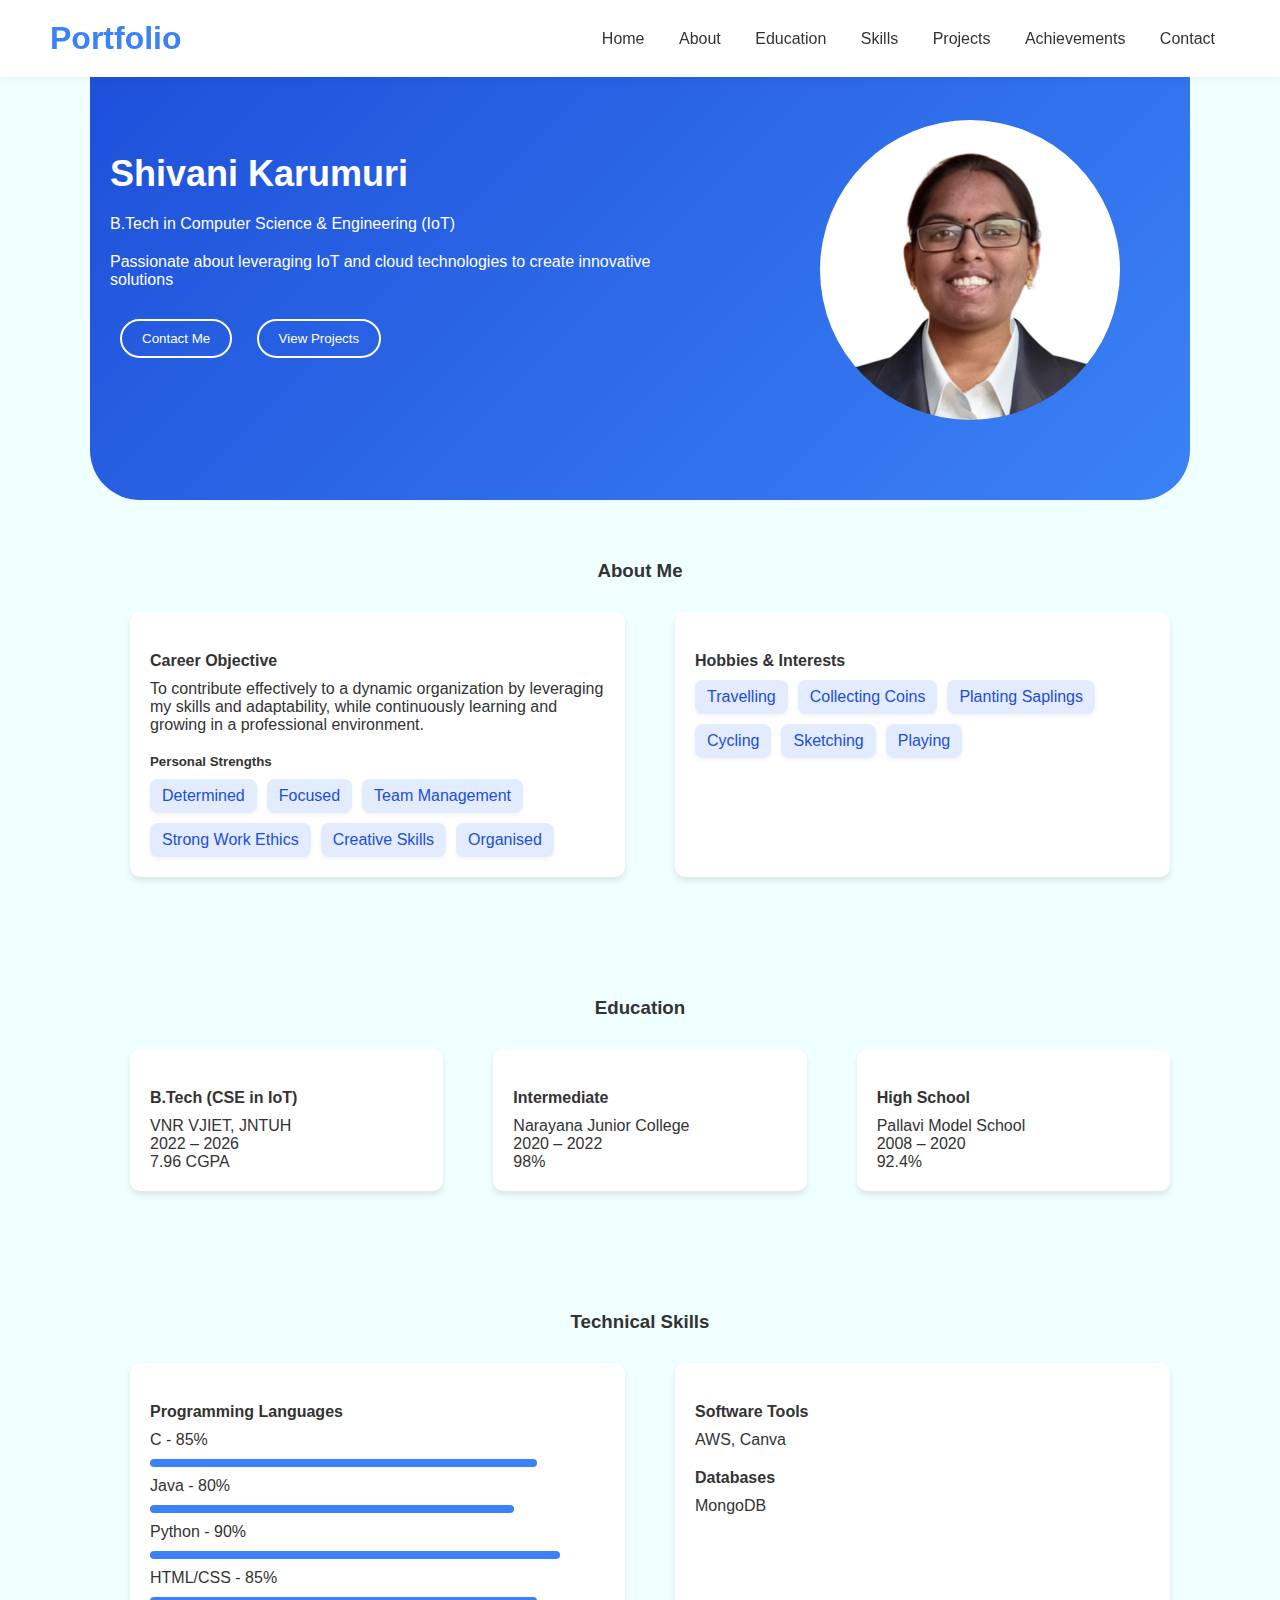
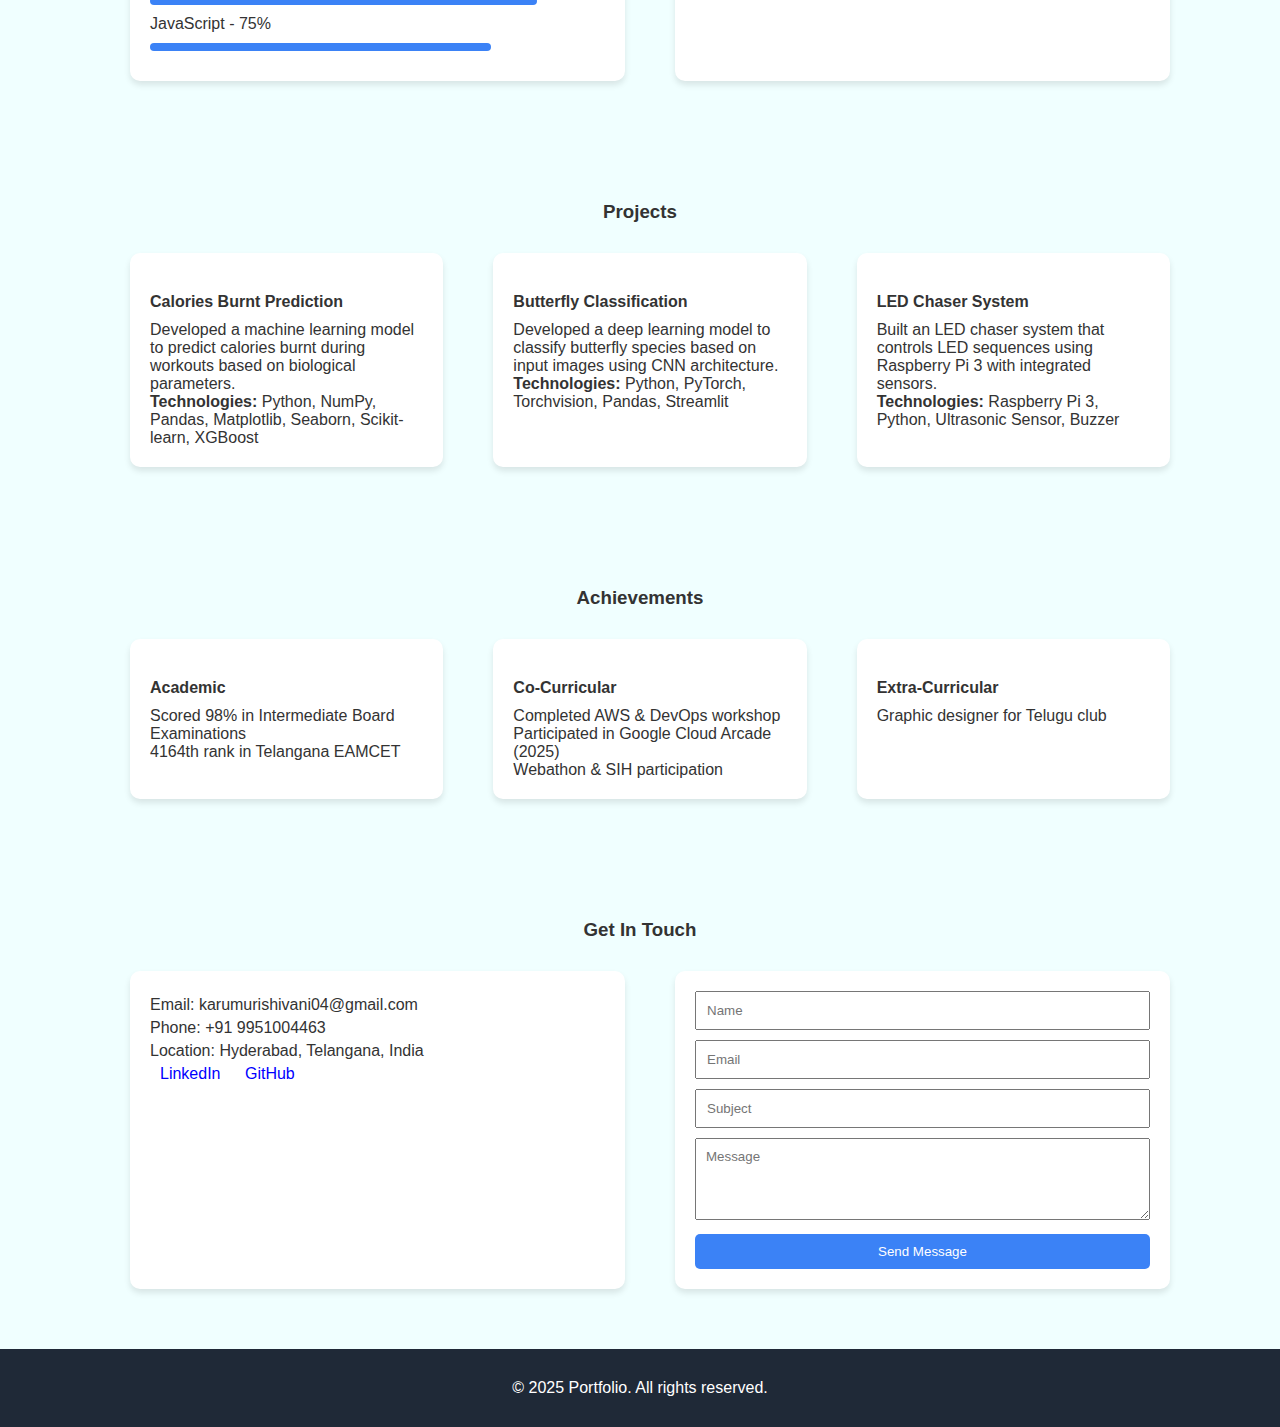
<file: index.html>
<!DOCTYPE html>
<html lang="en">
<head>
    <meta charset="UTF-8">
    <meta name="viewport" content="width=device-width, initial-scale=1.0">
    <title>Portfolio</title>
    <link href="./style.css" rel="stylesheet">

</head>
<body style="background-color: azure;">
    <header>
        <h1>Portfolio</h1>
        <nav>
            <a href="#home">Home</a>
            <a href="#about">About</a>
            <a href="#education">Education</a>
            <a href="#skills">Skills</a>
            <a href="#projects">Projects</a>
            <a href="#achievements">Achievements</a>
            <a href="#contact">Contact</a>
        </nav>
    </header>

    <section class="hero" id="home">
    <div class="hero-content">
        <h2>Shivani Karumuri</h2>
        <p>B.Tech in Computer Science & Engineering (IoT)</p>
        <p>Passionate about leveraging IoT and cloud technologies to create innovative solutions</p>
        <div class="buttons">
            <button>Contact Me</button>
            <button>View Projects</button>
        </div>
    </div>
    <img src="./Shivani_formals.png" alt="My Photo" class="hero-photo">
</section>

    <section id="about">
        <h3>About Me</h3>
        <div class="flex-box">
            <div class="card">
                <h4>Career Objective</h4>
                <p>To contribute effectively to a dynamic organization by leveraging my skills and adaptability, while continuously learning and growing in a professional environment.</p>
                <h5>Personal Strengths</h5>
                <ul class="boxed-list">
                    <li>Determined</li>
                    <li>Focused</li>
                    <li>Team Management</li>
                    <li>Strong Work Ethics</li>
                    <li>Creative Skills</li>
                    <li>Organised</li>
                </ul>
            </div>
            <div class="card">
                <h4>Hobbies & Interests</h4>
                <ul class="boxed-list">
                    <li>Travelling</li>
                    <li>Collecting Coins</li>
                    <li>Planting Saplings</li>
                    <li>Cycling</li>
                    <li>Sketching</li>
                    <li>Playing</li>
                </ul>
            </div>
        </div>
    </section>

    <section id="education">
        <h3>Education</h3>
        <div class="flex-box">
            <div class="card">
                <h4>B.Tech (CSE in IoT)</h4>
                <p>VNR VJIET, JNTUH<br>2022 – 2026<br>7.96 CGPA</p>
            </div>
            <div class="card">
                <h4>Intermediate</h4>
                <p>Narayana Junior College<br>2020 – 2022<br>98%</p>
            </div>
            <div class="card">
                <h4>High School</h4>
                <p>Pallavi Model School<br>2008 – 2020<br>92.4%</p>
            </div>
        </div>
    </section>

    <section id="skills">
        <h3>Technical Skills</h3>
        <div class="flex-box">
            <div class="card">
                <h4>Programming Languages</h4>
                <p>C - 85%</p>
                <div class="skills-bar"><div style="width:85%"></div></div>
                <p>Java - 80%</p>
                <div class="skills-bar"><div style="width:80%"></div></div>
                <p>Python - 90%</p>
                <div class="skills-bar"><div style="width:90%"></div></div>
                <p>HTML/CSS - 85%</p>
                <div class="skills-bar"><div style="width:85%"></div></div>
                <p>JavaScript - 75%</p>
                <div class="skills-bar"><div style="width:75%"></div></div>
            </div>
            <div class="card">
                <h4>Software Tools</h4>
                <p>AWS, Canva</p>
                <h4>Databases</h4>
                <p>MongoDB</p>
            </div>
        </div>
    </section>

    <section id="projects">
        <h3>Projects</h3>
        <div class="flex-box">
            <div class="card">
                <h4>Calories Burnt Prediction</h4>
                <p>Developed a machine learning model to predict calories burnt during workouts based on biological parameters.</p>
                <p><strong>Technologies:</strong> Python, NumPy, Pandas, Matplotlib, Seaborn, Scikit-learn, XGBoost</p>
            </div>
            <div class="card">
                <h4>Butterfly Classification</h4>
                <p>Developed a deep learning model to classify butterfly species based on input images using CNN architecture.</p>
                <p><strong>Technologies:</strong> Python, PyTorch, Torchvision, Pandas, Streamlit</p>
            </div>
            <div class="card">
                <h4>LED Chaser System</h4>
                <p>Built an LED chaser system that controls LED sequences using Raspberry Pi 3 with integrated sensors.</p>
                <p><strong>Technologies:</strong> Raspberry Pi 3, Python, Ultrasonic Sensor, Buzzer</p>
            </div>
        </div>
    </section>

    <section id="achievements">
        <h3>Achievements</h3>
        <div class="flex-box">
            <div class="card">
                <h4>Academic</h4>
                <p>Scored 98% in Intermediate Board Examinations<br>4164th rank in Telangana EAMCET</p>
            </div>
            <div class="card">
                <h4>Co-Curricular</h4>
                <p>Completed AWS & DevOps workshop<br>Participated in Google Cloud Arcade (2025)<br>Webathon & SIH participation</p>
            </div>
            <div class="card">
                <h4>Extra-Curricular</h4>
                <p>Graphic designer for Telugu club</p>
            </div>
        </div>
    </section>

    <section id="contact">
        <h3>Get In Touch</h3>
        <div class="flex-box">
            <div class="card contact-info">
                <p>Email: karumurishivani04@gmail.com</p>
                <p>Phone: +91 9951004463</p>
                <p>Location: Hyderabad, Telangana, India</p>
                <div class="socials">
                    <a href="https://www.linkedin.com/in/karumuri-shivani-388b342a2/">LinkedIn</a>
                    <a href="https://github.com/Karumuri-shivani">GitHub</a>
                    
                </div>
            </div>
            <div class="card contact-form">
                <input type="text" placeholder="Name" style="width:100%; margin-bottom:10px; padding:10px">
                <input type="email" placeholder="Email" style="width:100%; margin-bottom:10px; padding:10px">
                <input type="text" placeholder="Subject" style="width:100%; margin-bottom:10px; padding:10px">
                <textarea placeholder="Message" rows="4" style="width:100%; margin-bottom:10px; padding:10px"></textarea>
                <button style="width:100%; padding:10px; background:#3b82f6; color:white; border:none; border-radius:5px">Send Message</button>
            </div>
        </div>
    </section>

    <footer>
        <p>&copy; 2025 Portfolio. All rights reserved.</p>
    </footer>
</body>
</html>
</file>
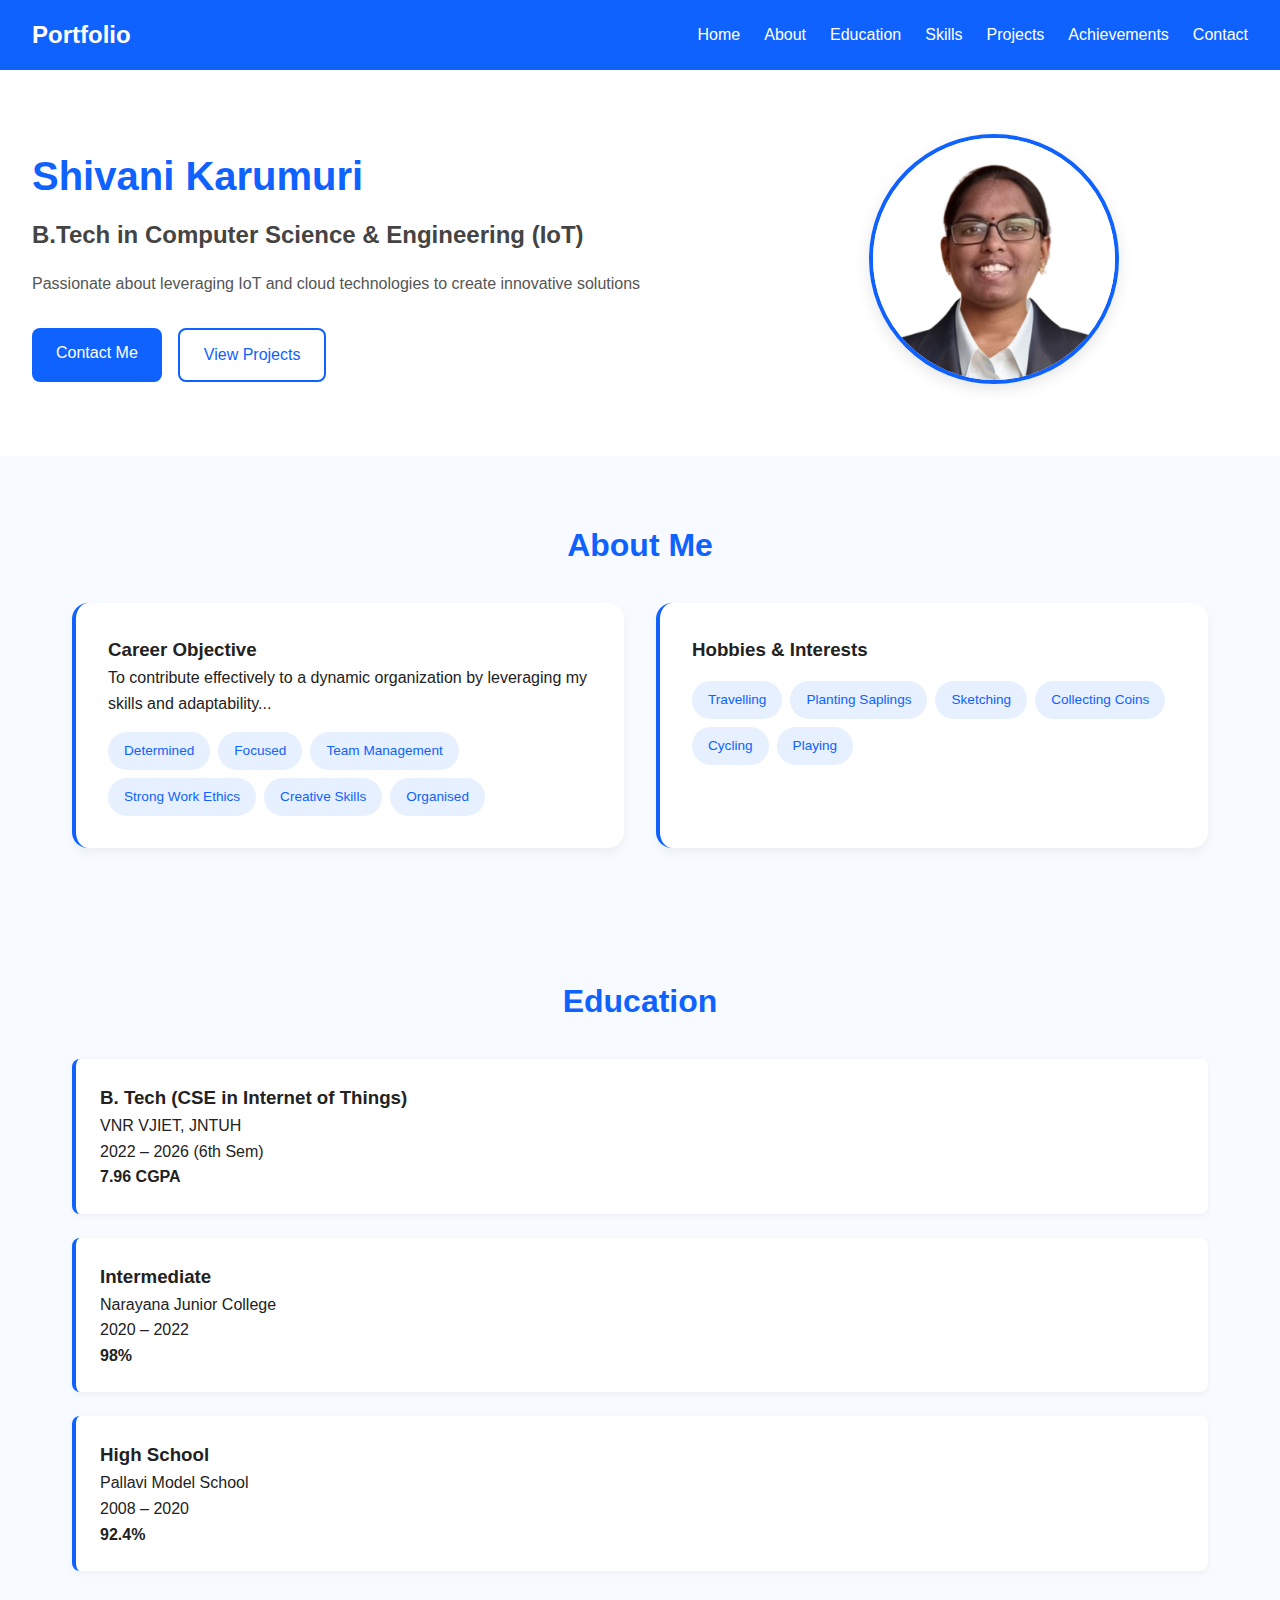
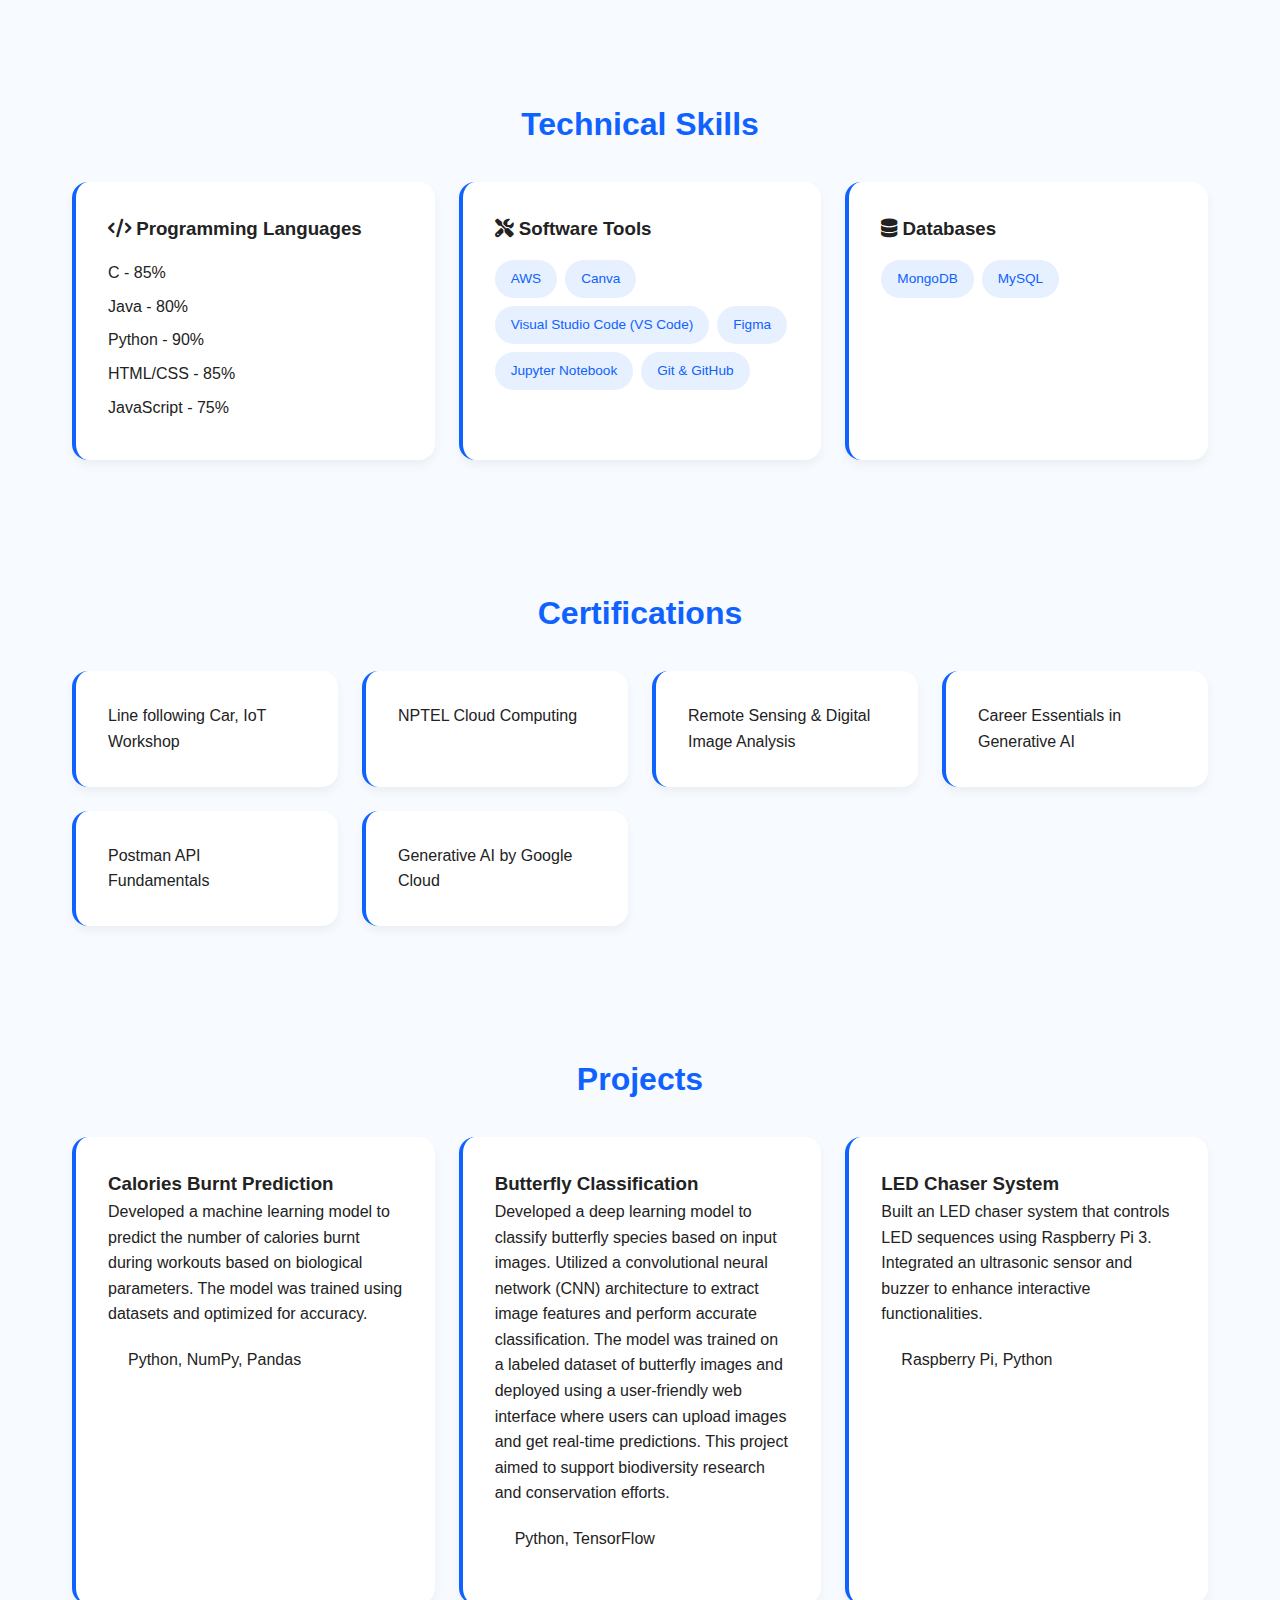
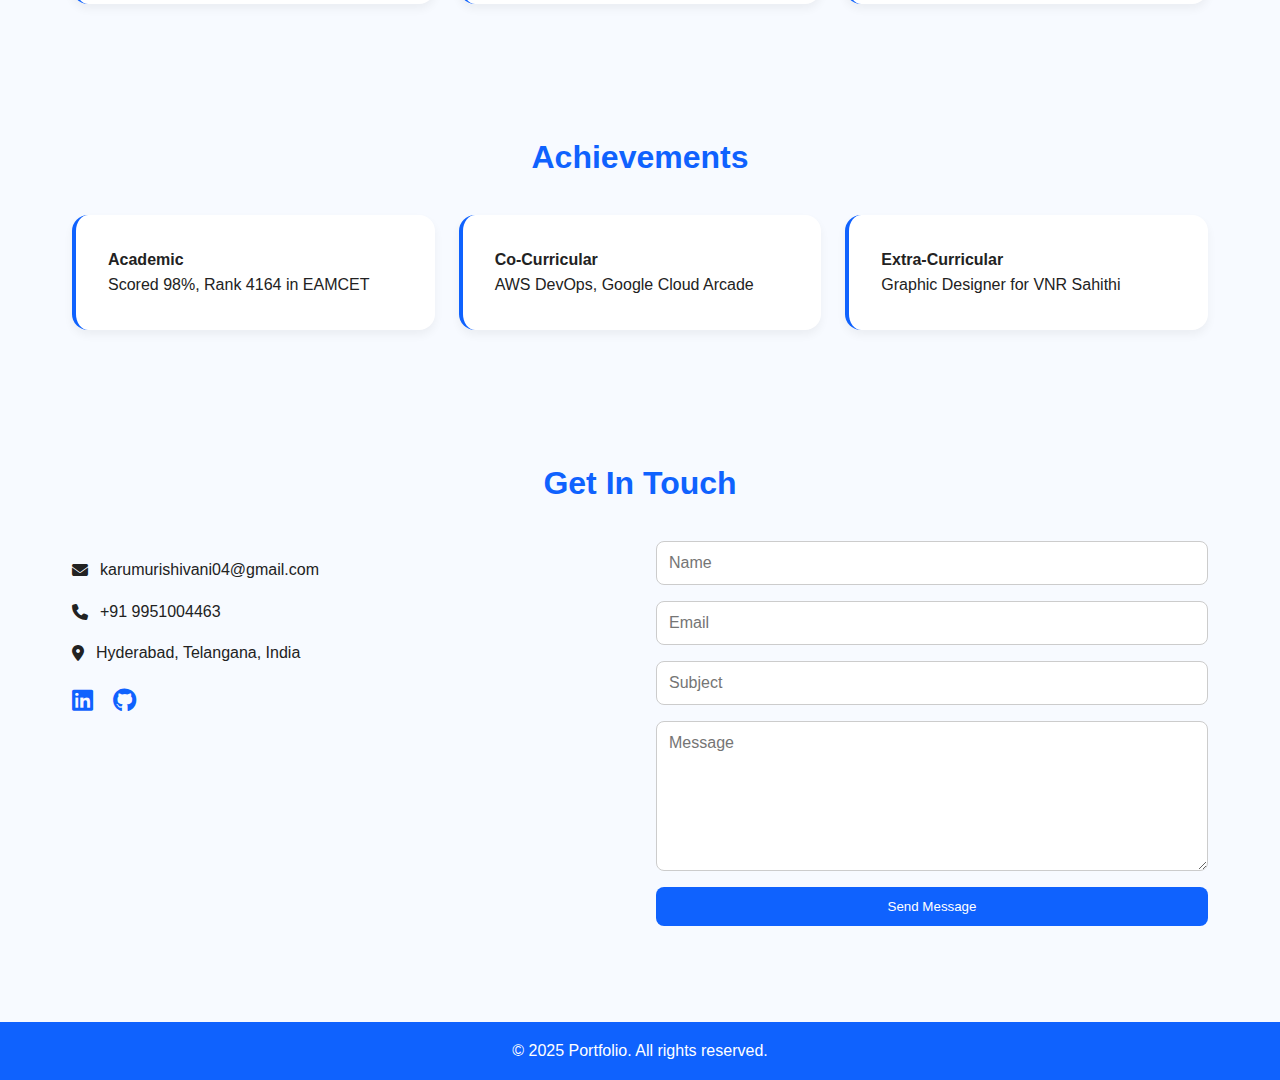
<file: port.html>
<!DOCTYPE html>
<html lang="en">
<head>
  <meta charset="UTF-8" />
  <meta name="viewport" content="width=device-width, initial-scale=1.0"/>
  <title>Portfolio | CSE IoT Professional</title>
  <link rel="stylesheet" href="port.css"/>
  <script src="port.js" defer></script>
  <link rel="stylesheet" href="https://cdnjs.cloudflare.com/ajax/libs/font-awesome/6.4.0/css/all.min.css">
</head>
<body>

  <!-- Navbar -->
  <header class="navbar">
    <div class="logo">Portfolio</div>
    <nav>
      <ul class="nav-links">
        <li><a href="#home">Home</a></li>
        <li><a href="#about">About</a></li>
        <li><a href="#education">Education</a></li>
        <li><a href="#skills">Skills</a></li>
        <li><a href="#projects">Projects</a></li>
        <li><a href="#certifications">Achievements</a></li>
        <li><a href="#contact">Contact</a></li>
      </ul>
    </nav>
  </header>

  <!-- Home -->
  <section id="home" class="home-section">
    <div class="home-text">
      <h1>Shivani Karumuri</h1>
      <h2>B.Tech in Computer Science & Engineering (IoT)</h2>
      <p>Passionate about leveraging IoT and cloud technologies to create innovative solutions</p>
      <div class="home-buttons">
        <a href="#contact" class="btn-primary">Contact Me</a>
        <a href="#projects" class="btn-outline">View Projects</a>
      </div>
    </div>
    <div class="home-image">
      <!-- Replace the below src with your image -->
      <img src="./Shivani_formals.png" alt="Profile Picture" class="profile-image"/>
    </div>
  </section>

  <!-- About -->
  <section id="about" class="section">
    <h2 class="section-title">About Me</h2>
    <div class="about-container">
      <div class="card">
        <h3>Career Objective</h3>
        <p>To contribute effectively to a dynamic organization by leveraging my skills and adaptability...</p>
        <div class="tags">
          <span>Determined</span><span>Focused</span><span>Team Management</span>
          <span>Strong Work Ethics</span><span>Creative Skills</span><span>Organised</span>
        </div>
      </div>
      <div class="card">
        <h3>Hobbies & Interests</h3>
        <div class="tags">
          <span>Travelling</span><span>Planting Saplings</span><span>Sketching</span>
          <span>Collecting Coins</span><span>Cycling</span><span>Playing</span>
        </div>
      </div>
    </div>
  </section>

  <!-- Education -->
  <section id="education" class="section">
    <h2 class="section-title">Education</h2>
    <div class="timeline">
      <div class="timeline-item">
        <h3>B. Tech (CSE in Internet of Things)</h3>
        <p>VNR VJIET, JNTUH<br/>2022 – 2026 (6th Sem)<br/><strong>7.96 CGPA</strong></p>
      </div>
      <div class="timeline-item">
        <h3>Intermediate</h3>
        <p>Narayana Junior College<br/>2020 – 2022<br/><strong>98%</strong></p>
      </div>
      <div class="timeline-item">
        <h3>High School</h3>
        <p>Pallavi Model School<br/>2008 – 2020<br/><strong>92.4%</strong></p>
      </div>
    </div>
  </section>

  <!-- Skills -->
  <section id="skills" class="section">
    <h2 class="section-title">Technical Skills</h2>
    <div class="skills-container">
      <div class="card">
        <h3><i class="fas fa-code"></i> Programming Languages</h3>
        <ul>
          <li>C - 85%</li>
          <li>Java - 80%</li>
          <li>Python - 90%</li>
          <li>HTML/CSS - 85%</li>
          <li>JavaScript - 75%</li>
        </ul>
      </div>
      <div class="card">
  <h3><i class="fas fa-tools"></i> Software Tools</h3>
  <div class="tags">
    <span class="tag">AWS</span>
    <span class="tag">Canva</span>
    <span class="tag">Visual Studio Code (VS Code)</span>
    <span class="tag">Figma</span>
    <span class="tag">Jupyter Notebook</span>
    <span class="tag">Git & GitHub</span>
  </div>
</div>
<div class="card">
  <h3><i class="fas fa-database"></i> Databases</h3>
  <div class="tags">
    <span class="tag">MongoDB</span>
    <span class="tag">MySQL</span>
  </div>
</div>

    </div>
  </section>

  <!-- Certifications -->
  <section id="certifications" class="section">
    <h2 class="section-title">Certifications</h2>
    <div class="grid">
      <div class="card">Line following Car, IoT Workshop</div>
      <div class="card">NPTEL Cloud Computing</div>
      <div class="card">Remote Sensing & Digital Image Analysis</div>
      <div class="card">Career Essentials in Generative AI</div>
      <div class="card">Postman API Fundamentals</div>
      <div class="card">Generative AI by Google Cloud</div>
    </div>
  </section>

  <!-- Projects -->
  <section id="projects" class="section">
    <h2 class="section-title">Projects</h2>
    <div class="grid">
      <div class="card">
        <h3>Calories Burnt Prediction</h3>
        <p>Developed a machine learning model to predict the number of calories burnt during workouts based on biological parameters. The model was trained using datasets and optimized for accuracy.</p>
        <div class="tag-list" style="margin: 20px;">Python, NumPy, Pandas</div>
      </div>
      <div class="card">
        <h3>Butterfly Classification</h3>
        <p>Developed a deep learning model to classify butterfly species based on input images. Utilized a convolutional neural network (CNN) architecture to extract image features and perform accurate classification. The model was trained on a labeled dataset of butterfly images and deployed using a user-friendly web interface where users can upload images and get real-time predictions. This project aimed to support biodiversity research and conservation efforts.</p>
        <div class="tag-list" style="margin: 20px;">Python, TensorFlow</div>
      </div>
      <div class="card">
        <h3>LED Chaser System</h3>
        <p>Built an LED chaser system that controls LED sequences using Raspberry Pi 3. Integrated an ultrasonic sensor and buzzer to enhance interactive functionalities.</p>
        <div class="tag-list" style="margin: 20px;">Raspberry Pi, Python</div>
      </div>
    </div>
  </section>

  <!-- Achievements -->
  <section id="achievements" class="section">
    <h2 class="section-title">Achievements</h2>
    <div class="grid">
      <div class="card"><strong>Academic</strong><br/>Scored 98%, Rank 4164 in EAMCET</div>
      <div class="card"><strong>Co-Curricular</strong><br/>AWS DevOps, Google Cloud Arcade</div>
      <div class="card"><strong>Extra-Curricular</strong><br/>Graphic Designer for VNR Sahithi</div>
    </div>
  </section>

  <!-- Contact -->
  <section id="contact" class="section">
    <h2 class="section-title">Get In Touch</h2>
    <div class="contact-container">
      <div class="contact-info">
        <p><i class="fas fa-envelope"></i> karumurishivani04@gmail.com</p>
        <p><i class="fas fa-phone"></i> +91 9951004463</p>
        <p><i class="fas fa-map-marker-alt"></i> Hyderabad, Telangana, India</p>
        <div class="socials">
          <!-- Add your GitHub and LinkedIn URLs below -->
          <a href="https://linkedin.com/in/karumuri-shivani-388b342a2/" target="_blank"><i class="fab fa-linkedin"></i></a>
          <a href="https://github.com/Karumuri-shivani" target="_blank"><i class="fab fa-github"></i></a>
         
        </div>
      </div>
      <form class="contact-form">
        <input type="text" placeholder="Name"/>
        <input type="email" placeholder="Email"/>
        <input type="text" placeholder="Subject"/>
        <textarea placeholder="Message"></textarea>
        <button type="submit">Send Message</button>
      </form>
    </div>
  </section>

  <!-- Footer -->
  <footer class="footer">
    <p>&copy; 2025 Portfolio. All rights reserved.</p>
  </footer>

</body>
</html>
</file>
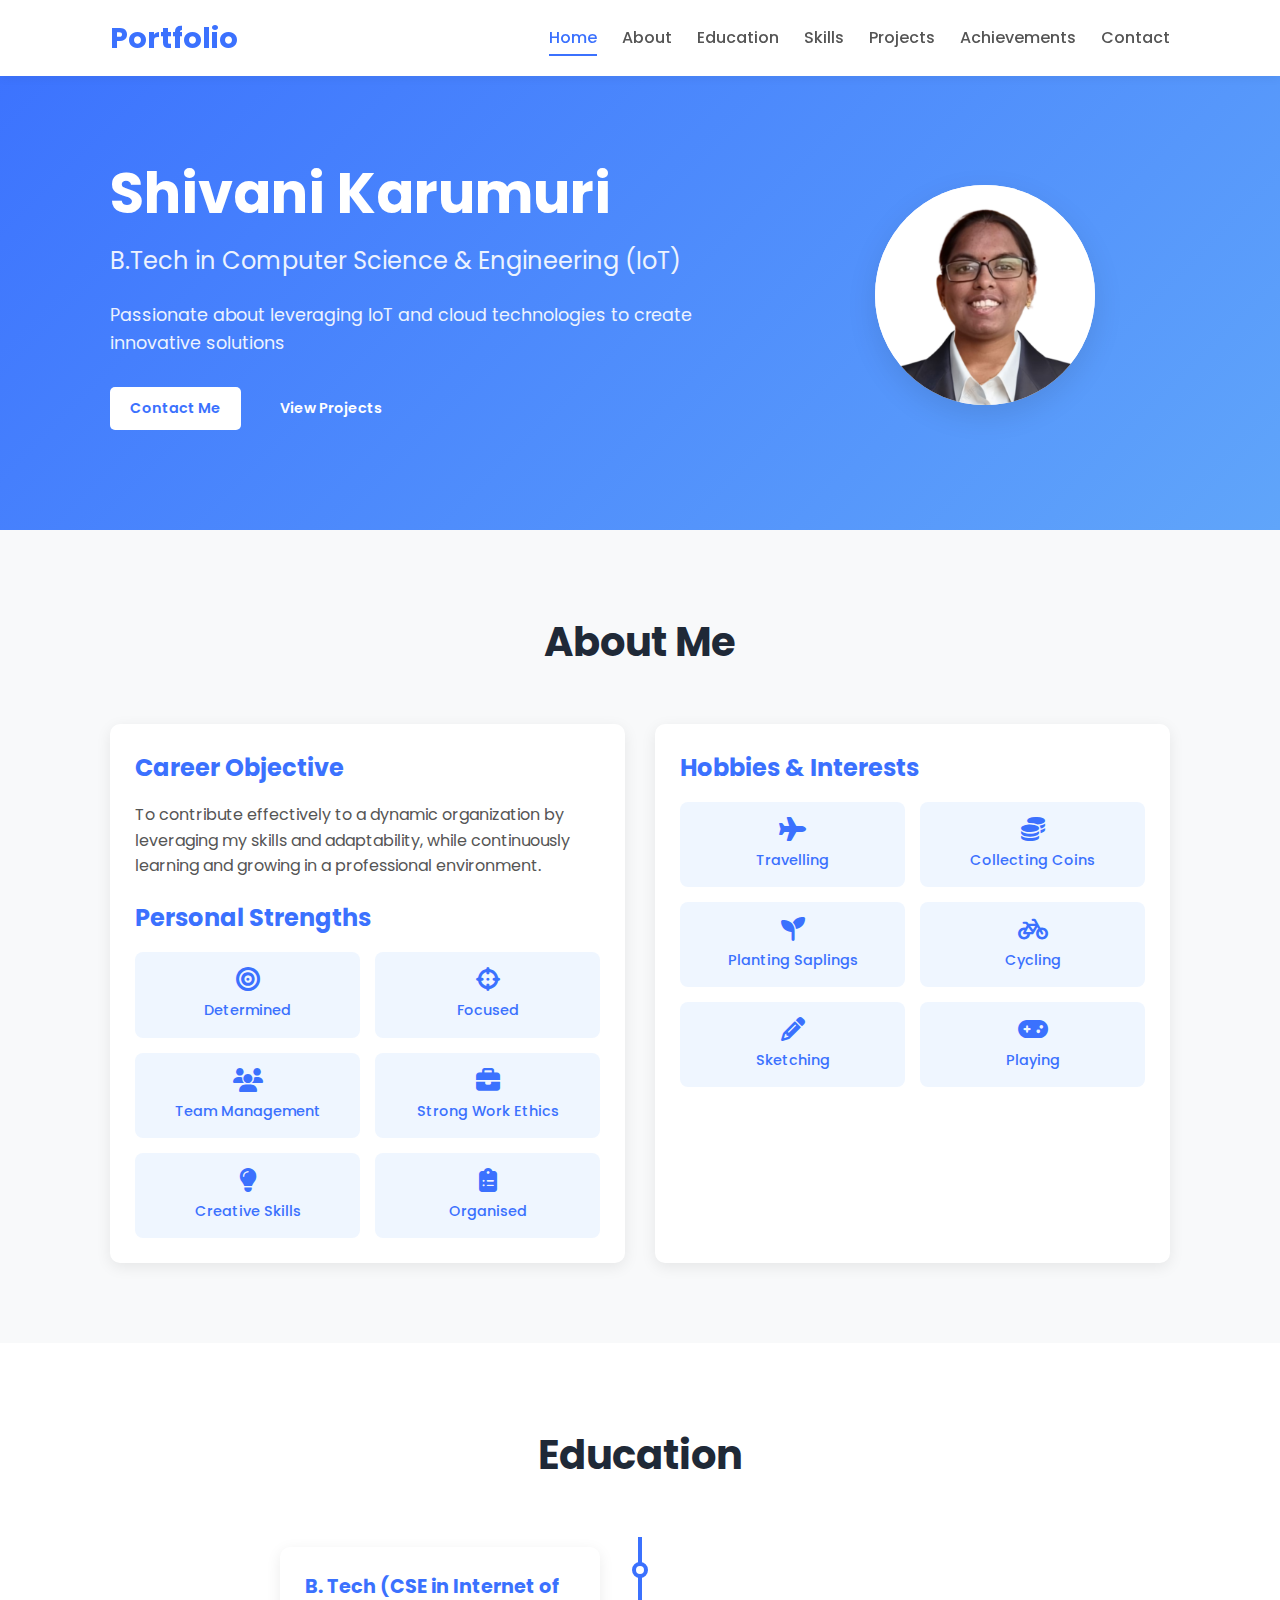
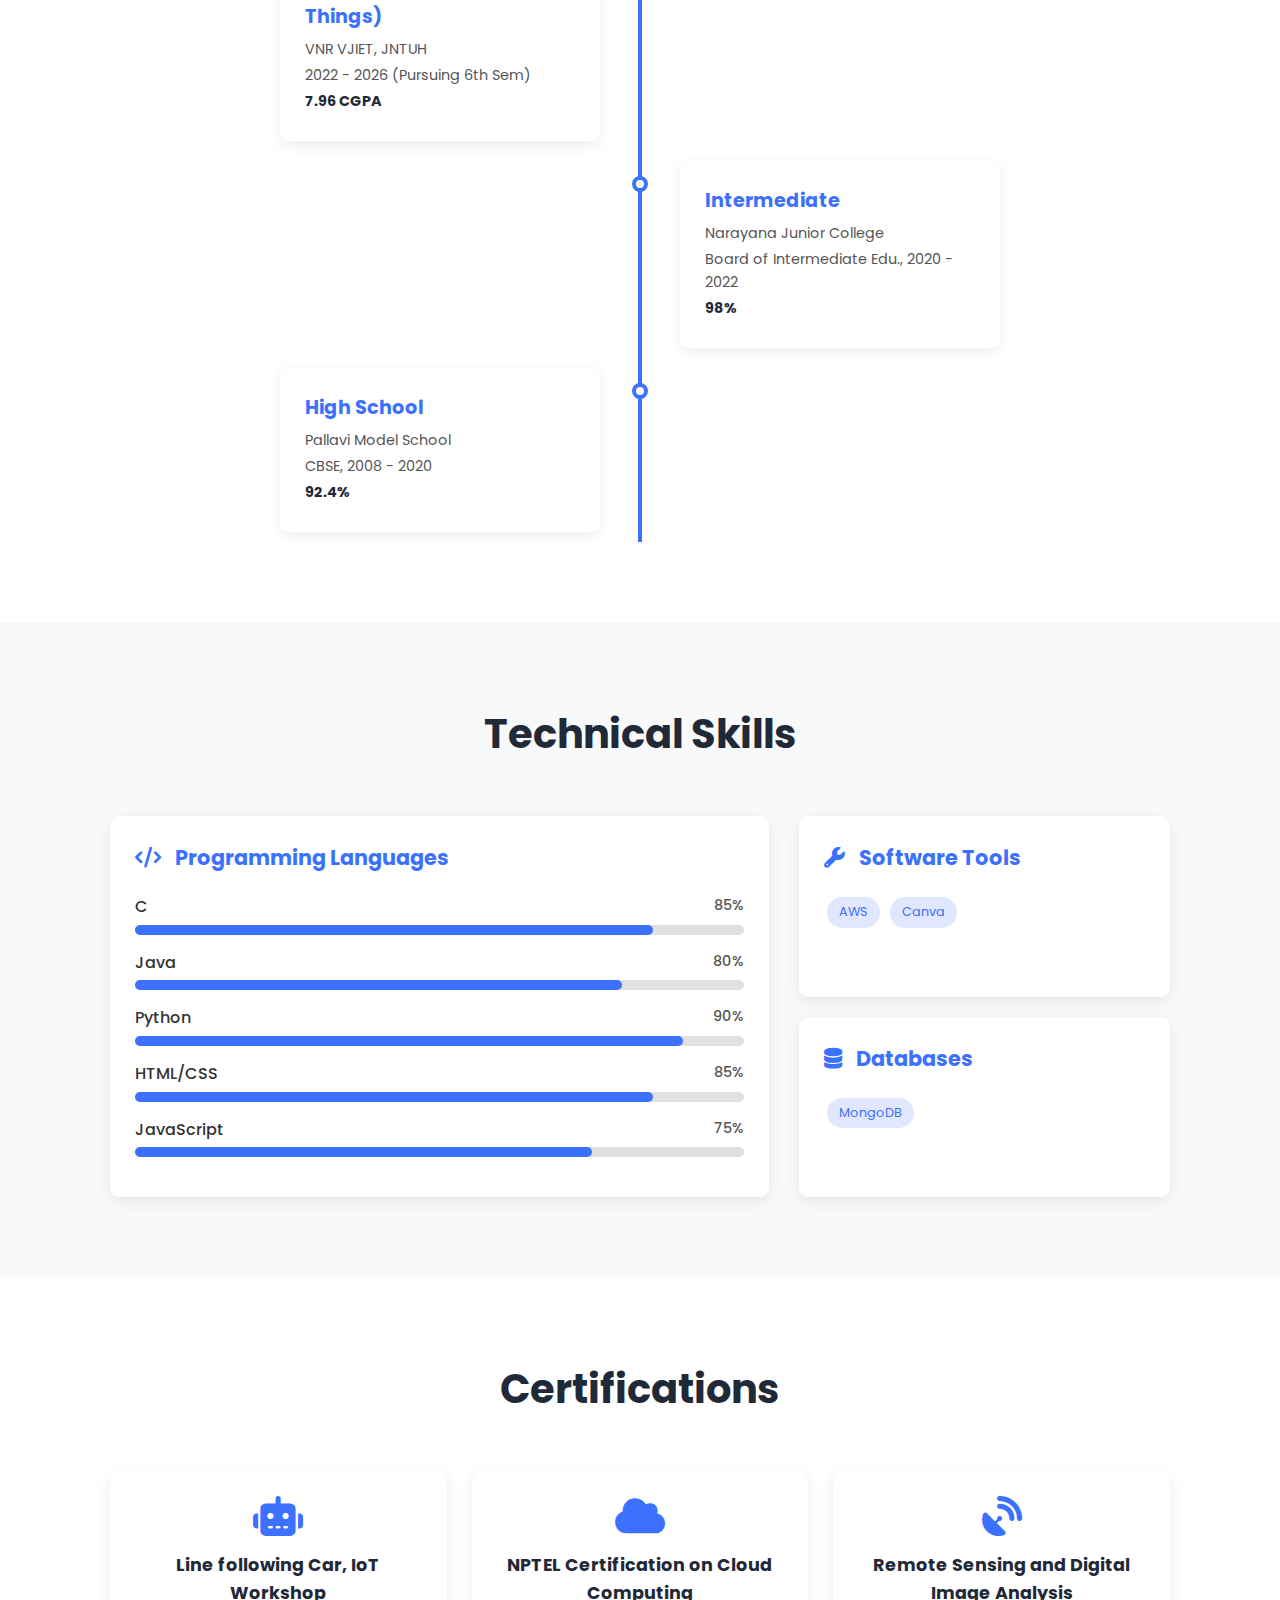
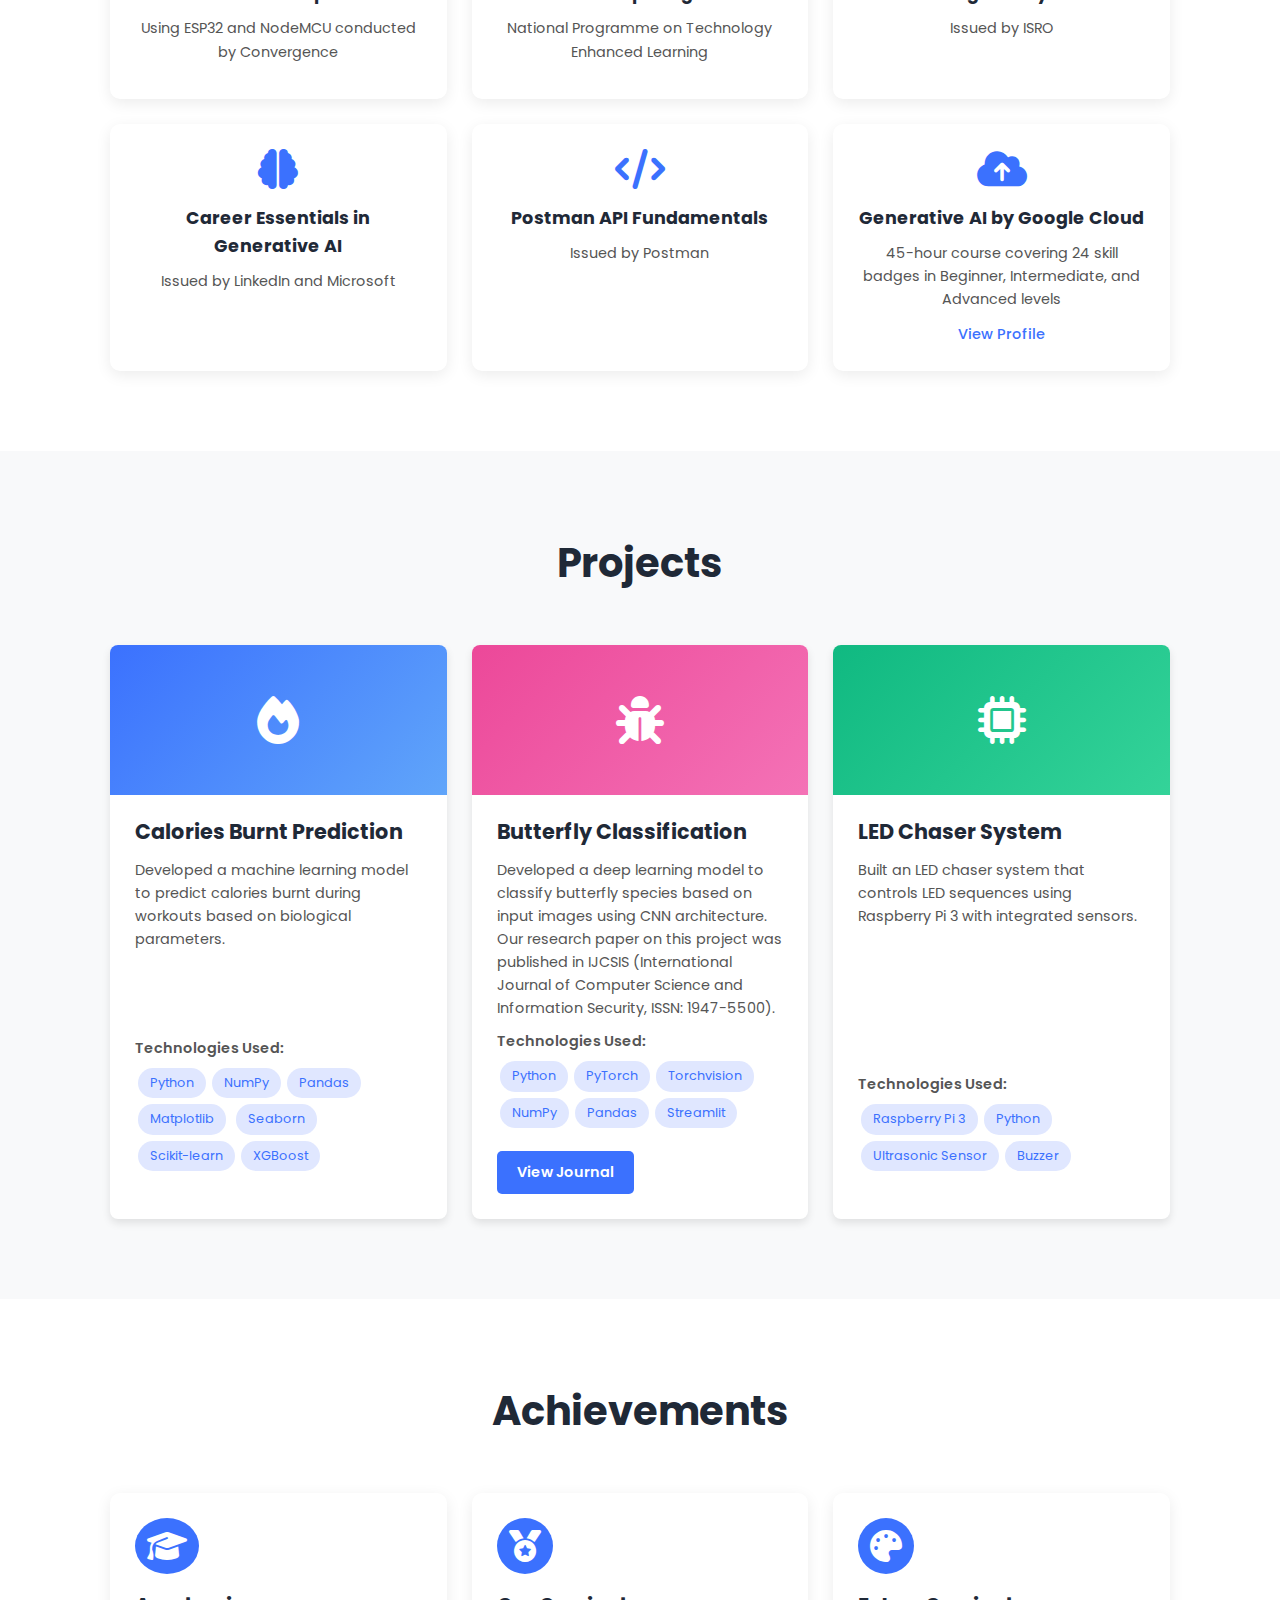
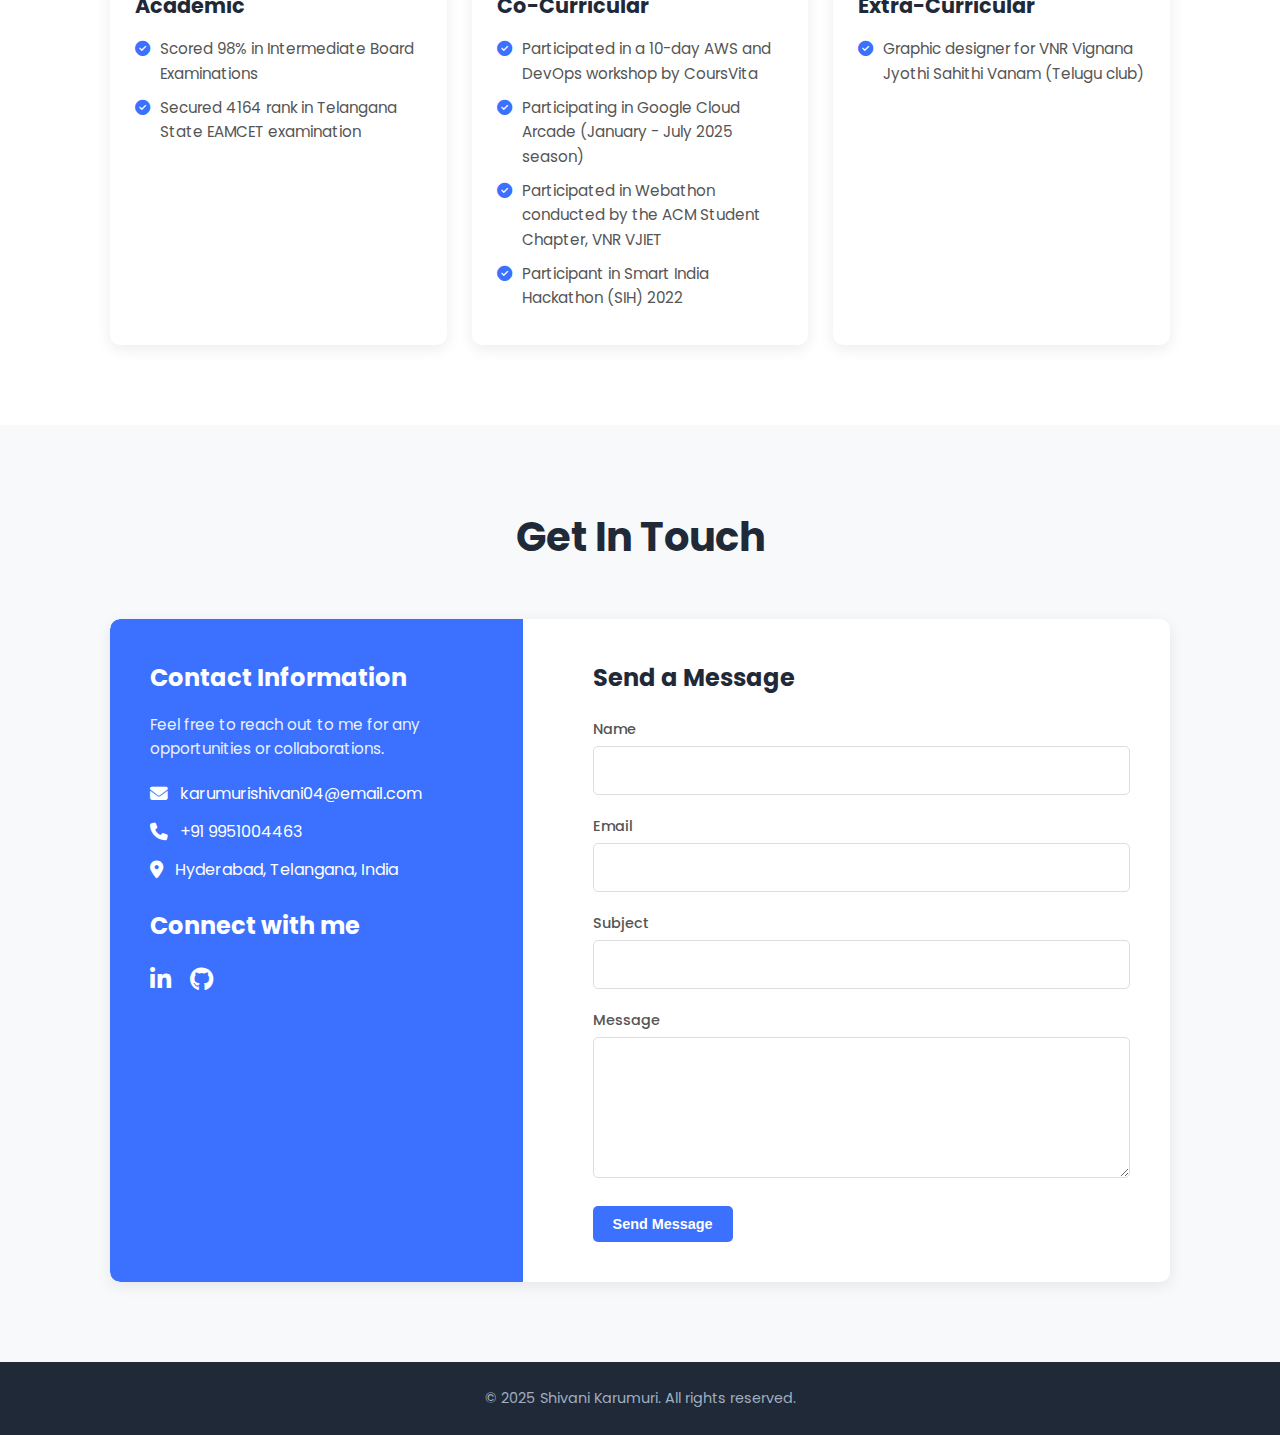
<file: shiva.html>
<!DOCTYPE html>
<html lang="en">
<head>
    <meta charset="UTF-8">
    <meta name="viewport" content="width=device-width, initial-scale=1.0">
    <title>Portfolio</title>
    <link rel="stylesheet" href="shiva.css">
    <!-- Font Awesome for Icons -->
    <link rel="stylesheet" href="https://cdnjs.cloudflare.com/ajax/libs/font-awesome/6.4.0/css/all.min.css">
    <link href="https://fonts.googleapis.com/css2?family=Poppins:wght@400;500;600;700&display=swap" rel="stylesheet">
</head>
<body>

    <!-- Navbar -->
    <nav class="navbar">
        <div class="container">
            <a href="#" class="nav-logo">Portfolio</a>
            <ul class="nav-links">
                <li><a href="#home" class="active">Home</a></li>
                <li><a href="#about">About</a></li>
                <li><a href="#education">Education</a></li>
                <li><a href="#skills">Skills</a></li>
                <li><a href="#projects">Projects</a></li>
                <li><a href="#achievements">Achievements</a></li>
                <li><a href="#contact">Contact</a></li>
            </ul>
        </div>
    </nav>

    <!-- Hero Section -->
<header id="home" class="hero-section">
    <div class="container hero-content">
        <div class="hero-text">
            <h1>Shivani Karumuri</h1>
            <p class="subheading">B.Tech in Computer Science & Engineering (IoT)</p>
            <p>Passionate about leveraging IoT and cloud technologies to create innovative solutions</p>
            <div class="hero-buttons">
                <a href="#contact" class="btn btn-light">Contact Me</a>
                <a href="#projects" class="btn btn-outline">View Projects</a>
            </div>
        </div>
        <div class="hero-graphic">
            <div class="cse-circle">
                <!-- **** MODIFICATION HERE **** -->
                <img src="./Shivani_formals.png" alt="CSE Logo">
                <!-- **** END MODIFICATION **** -->
            </div>
    
        </div>
    </div>
</header>

    <!-- About Me Section -->
    <section id="about" class="section">
        <div class="container">
            <h2 class="section-title">About Me</h2>
            <div class="about-content">
                <div class="card about-card">
                    <h3>Career Objective</h3>
                    <p>To contribute effectively to a dynamic organization by leveraging my skills and adaptability, while continuously learning and growing in a professional environment.</p>
                    <h3>Personal Strengths</h3>
                    <div class="strengths-grid">
                        <div class="strength-item"><i class="fas fa-bullseye"></i> Determined</div>
                        <div class="strength-item"><i class="fas fa-crosshairs"></i> Focused</div>
                        <div class="strength-item"><i class="fas fa-users"></i> Team Management</div>
                        <div class="strength-item"><i class="fas fa-briefcase"></i> Strong Work Ethics</div>
                        <div class="strength-item"><i class="fas fa-lightbulb"></i> Creative Skills</div>
                        <div class="strength-item"><i class="fas fa-clipboard-list"></i> Organised</div>
                    </div>
                </div>
                <div class="card about-card">
                    <h3>Hobbies & Interests</h3>
                    <div class="hobbies-grid">
                        <div class="hobby-item"><i class="fas fa-plane"></i> Travelling</div>
                        <div class="hobby-item"><i class="fas fa-coins"></i> Collecting Coins</div>
                        <div class="hobby-item"><i class="fas fa-seedling"></i> Planting Saplings</div>
                        <div class="hobby-item"><i class="fas fa-bicycle"></i> Cycling</div>
                        <div class="hobby-item"><i class="fas fa-pencil-alt"></i> Sketching</div>
                        <div class="hobby-item"><i class="fas fa-gamepad"></i> Playing</div>
                    </div>
                </div>
            </div>
        </div>
    </section>

    <!-- Education Section -->
    <section id="education" class="section section-light">
        <div class="container">
            <h2 class="section-title">Education</h2>
            <div class="timeline">
                <div class="timeline-item">
                    <div class="timeline-dot"></div>
                    <div class="timeline-content card">
                        <h4>B. Tech (CSE in Internet of Things)</h4>
                        <p>VNR VJIET, JNTUH</p>
                        <p>2022 - 2026 (Pursuing 6th Sem)</p>
                        <p><strong>7.96 CGPA</strong></p>
                    </div>
                </div>
                <div class="timeline-item">
                    <div class="timeline-dot"></div>
                    <div class="timeline-content card">
                        <h4>Intermediate</h4>
                        <p>Narayana Junior College</p>
                        <p>Board of Intermediate Edu., 2020 - 2022</p>
                        <p><strong>98%</strong></p>
                    </div>
                </div>
                <div class="timeline-item">
                    <div class="timeline-dot"></div>
                    <div class="timeline-content card">
                        <h4>High School</h4>
                        <p>Pallavi Model School</p>
                        <p>CBSE, 2008 - 2020</p>
                        <p><strong>92.4%</strong></p>
                    </div>
                </div>
            </div>
        </div>
    </section>

    <!-- Skills Section -->
    <section id="skills" class="section">
        <div class="container">
            <h2 class="section-title">Technical Skills</h2>
            <div class="skills-content">
                <div class="card skills-card">
                    <h3><i class="fas fa-code"></i> Programming Languages</h3>
                    <div class="skill">
                        <p>C <span class="skill-percentage">85%</span></p>
                        <div class="progress-bar-container"><div class="progress-bar" style="width: 85%;"></div></div>
                    </div>
                    <div class="skill">
                        <p>Java <span class="skill-percentage">80%</span></p>
                        <div class="progress-bar-container"><div class="progress-bar" style="width: 80%;"></div></div>
                    </div>
                    <div class="skill">
                        <p>Python <span class="skill-percentage">90%</span></p>
                        <div class="progress-bar-container"><div class="progress-bar" style="width: 90%;"></div></div>
                    </div>
                    <div class="skill">
                        <p>HTML/CSS <span class="skill-percentage">85%</span></p>
                        <div class="progress-bar-container"><div class="progress-bar" style="width: 85%;"></div></div>
                    </div>
                    <div class="skill">
                        <p>JavaScript <span class="skill-percentage">75%</span></p>
                        <div class="progress-bar-container"><div class="progress-bar" style="width: 75%;"></div></div>
                    </div>
                </div>
                <div class="skills-tools-db">
                    <div class="card skills-card">
                        <h3><i class="fas fa-wrench"></i> Software Tools</h3>
                        <div class="tool-tags">
                            <span class="tag">AWS</span>
                            <span class="tag">Canva</span>
                        </div>
                    </div>
                    <div class="card skills-card">
                        <h3><i class="fas fa-database"></i> Databases</h3>
                        <div class="tool-tags">
                            <span class="tag">MongoDB</span>
                        </div>
                    </div>
                </div>
            </div>
        </div>
    </section>

    <!-- Certifications Section -->
    <section id="certifications" class="section section-light">
        <div class="container">
            <h2 class="section-title">Certifications</h2>
            <div class="certifications-grid">
                <div class="card certification-card">
                    <i class="fas fa-robot certification-icon"></i>
                    <h4>Line following Car, IoT Workshop</h4>
                    <p>Using ESP32 and NodeMCU conducted by Convergence</p>
                </div>
                <div class="card certification-card">
                    <i class="fas fa-cloud certification-icon"></i>
                    <h4>NPTEL Certification on Cloud Computing</h4>
                    <p>National Programme on Technology Enhanced Learning</p>
                </div>
                <div class="card certification-card">
                    <i class="fas fa-satellite-dish certification-icon"></i>
                    <h4>Remote Sensing and Digital Image Analysis</h4>
                    <p>Issued by ISRO</p>
                </div>
                <div class="card certification-card">
                    <i class="fas fa-brain certification-icon"></i>
                    <h4>Career Essentials in Generative AI</h4>
                    <p>Issued by LinkedIn and Microsoft</p>
                </div>
                <div class="card certification-card">
                    <i class="fas fa-code certification-icon"></i>
                    <h4>Postman API Fundamentals</h4>
                    <p>Issued by Postman</p>
                </div>
                <div class="card certification-card">
                    <i class="fas fa-cloud-upload-alt certification-icon"></i>
                    <h4>Generative AI by Google Cloud</h4>
                    <p>45-hour course covering 24 skill badges in Beginner, Intermediate, and Advanced levels</p>
                    <a href="#" class="view-profile-link">View Profile</a>
                </div>
            </div>
        </div>
    </section>

   <!-- Projects Section -->
<section id="projects" class="section">
    <div class="container">
        <h2 class="section-title">Projects</h2>
        <div class="projects-grid">
            <div class="card project-card">
                <div class="project-card-header project-bg-1">
                    <i class="fas fa-fire"></i>
                </div>
                <h4>Calories Burnt Prediction</h4>
                <p>Developed a machine learning model to predict calories burnt during workouts based on biological parameters.</p>
                <p class="tech-used-label">Technologies Used:</p>
                <div class="tech-tags">
                    <span class="tag">Python</span><span class="tag">NumPy</span><span class="tag">Pandas</span><span class="tag">Matplotlib</span>
                    <span class="tag">Seaborn</span><span class="tag">Scikit-learn</span><span class="tag">XGBoost</span>
                </div>
                <!-- Optional: Add a button if you have a link for this project -->
                <!-- <a href="#" target="_blank" rel="noopener noreferrer" class="btn project-btn">View Project</a> -->
            </div>
            <div class="card project-card">
                <div class="project-card-header project-bg-2">
                    <i class="fas fa-bug"></i> <!-- Using bug for butterfly -->
                </div>
                <h4>Butterfly Classification</h4>
                <!-- MODIFIED: Updated description -->
                <p>Developed a deep learning model to classify butterfly species based on input images using CNN architecture. Our research paper on this project was published in IJCSIS (International Journal of Computer Science and Information Security, ISSN: 1947-5500).</p>
                <p class="tech-used-label">Technologies Used:</p>
                <div class="tech-tags">
                    <span class="tag">Python</span><span class="tag">PyTorch</span><span class="tag">Torchvision</span>
                    <span class="tag">NumPy</span><span class="tag">Pandas</span><span class="tag">Streamlit</span>
                </div>
                <!-- ADDED: Journal Button -->
                <a href="https://www.academia.edu/129127476/CLASSIFICATION_OF_BUTTERFLIES_USING_DEEP_LEARNING" target="_blank" rel="noopener noreferrer" class="btn project-btn">View Journal</a>
            </div>
            <div class="card project-card">
                <div class="project-card-header project-bg-3">
                    <i class="fas fa-microchip"></i>
                </div>
                <h4>LED Chaser System</h4>
                <p>Built an LED chaser system that controls LED sequences using Raspberry Pi 3 with integrated sensors.</p>
                <p class="tech-used-label">Technologies Used:</p>
                <div class="tech-tags">
                    <span class="tag">Raspberry Pi 3</span><span class="tag">Python</span>
                    <span class="tag">Ultrasonic Sensor</span><span class="tag">Buzzer</span>
                </div>
                 <!-- Optional: Add a button if you have a link for this project -->
                <!-- <a href="#" target="_blank" rel="noopener noreferrer" class="btn project-btn">View Code</a> -->
            </div>
        </div>
    </div>
</section>

    <!-- Achievements Section -->
    <section id="achievements" class="section section-light">
        <div class="container">
            <h2 class="section-title">Achievements</h2>
            <div class="achievements-grid">
                <div class="card achievement-card">
                    <i class="fas fa-graduation-cap achievement-icon"></i>
                    <h4>Academic</h4>
                    <ul>
                        <li><i class="fas fa-check-circle"></i> Scored 98% in Intermediate Board Examinations</li>
                        <li><i class="fas fa-check-circle"></i> Secured 4164 rank in Telangana State EAMCET examination</li>
                    </ul>
                </div>
                <div class="card achievement-card">
                    <i class="fas fa-medal achievement-icon"></i>
                    <h4>Co-Curricular</h4>
                    <ul>
                        <li><i class="fas fa-check-circle"></i> Participated in a 10-day AWS and DevOps workshop by CoursVita</li>
                        <li><i class="fas fa-check-circle"></i> Participating in Google Cloud Arcade (January - July 2025 season)</li>
                        <li><i class="fas fa-check-circle"></i> Participated in Webathon conducted by the ACM Student Chapter, VNR VJIET</li>
                        <li><i class="fas fa-check-circle"></i> Participant in Smart India Hackathon (SIH) 2022</li>
                    </ul>
                </div>
                <div class="card achievement-card">
                    <i class="fas fa-palette achievement-icon"></i> <!-- Using palette for arts/design -->
                    <h4>Extra-Curricular</h4>
                    <ul>
                        <li><i class="fas fa-check-circle"></i> Graphic designer for VNR Vignana Jyothi Sahithi Vanam (Telugu club)</li>
                    </ul>
                </div>
            </div>
        </div>
    </section>

    <!-- Contact Section -->
    <section id="contact" class="section">
        <div class="container">
            <h2 class="section-title">Get In Touch</h2>
            <div class="contact-content card">
                <div class="contact-info">
                    <h3>Contact Information</h3>
                    <p>Feel free to reach out to me for any opportunities or collaborations.</p>
                    <ul>
                        <li><i class="fas fa-envelope"></i> karumurishivani04@email.com</li>
                        <li><i class="fas fa-phone"></i> +91 9951004463</li>
                        <li><i class="fas fa-map-marker-alt"></i> Hyderabad, Telangana, India</li>
                    </ul>
                    <h3>Connect with me</h3>
                    <div class="social-links">
                        <a href="https://www.linkedin.com/in/karumuri-shivani-388b342a2/" aria-label="LinkedIn"><i class="fab fa-linkedin-in"></i></a>
                        <a href="https://github.com/Karumuri-shivani" aria-label="GitHub"><i class="fab fa-github"></i></a>
                    
                    </div>
                </div>
                <form class="contact-form" action="https://formspree.io/f/xkgbgkwr" method="POST">
                    <h3>Send a Message</h3>
                    <div class="form-group">
                        <label for="name">Name</label>
                        <input type="text" id="name" name="name" required>
                    </div>
                    <div class="form-group">
                        <label for="email">Email</label>
                        <input type="email" id="email" name="email" required>
                    </div>
                    <div class="form-group">
                        <label for="subject">Subject</label>
                        <input type="text" id="subject" name="subject" required>
                    </div>
                    <div class="form-group">
                        <label for="message">Message</label>
                        <textarea id="message" name="message" rows="5" required></textarea>
                    </div>
                    <button type="submit" class="btn btn-primary">Send Message</button>
                </form>
            </div>
        </div>
    </section>

    <!-- Footer -->
    <footer class="footer">
        <div class="container">
            <p>© 2025 Shivani Karumuri. All rights reserved.</p>
        </div>
    </footer>

    <script src="shiva.js"></script>
</body>
</html>
</file>
<file: style.css>
/* Reset and Global Styles */
* {
    margin: 0;
    padding: 0;
    box-sizing: border-box;
    font-family: 'Poppins', sans-serif;
}

html, body {
    margin: 0;
    padding: 0;
    overflow-x: hidden; /* Prevents horizontal scroll */
    background-color: #f5f7fa;
    color: #333;
}

/* Fixed Header */
header {
    position: fixed;
    top: 0;
    left: 0;
    width: 100%;
    background: white;
    padding: 20px 50px;
    display: flex;
    justify-content: space-between;
    align-items: center;
    box-shadow: 0 2px 8px rgba(0,0,0,0.05);
    z-index: 1000;
}

header h1 {
    color: #3b82f6;
}

nav a {
    margin: 0 15px;
    text-decoration: none;
    color: #333;
}

nav a:hover {
    border-bottom: 2px solid #3b82f6;
}

/* Hero Section */
.hero {
    display: flex;
    flex-direction: row;
    align-items: center;
    justify-content: space-between;
    flex-wrap: wrap;
    padding: 100px 20px 80px; /* Top padding adjusted for fixed header */
    background: linear-gradient(135deg, #1d4ed8, #3b82f6);
    color: white;
    width: 100vw;
    overflow: hidden;
    border-radius: 50px;
}

.hero-content {
    max-width: 600px;
    flex: 1;
    min-width: 280px;
}

.hero-photo {
    max-width: 300px;
    width: 100%;
    border-radius: 300px;
    margin-top: 20px;
    margin-right: 50px;
    flex: 1;
    min-width: 280px;
}

.hero h2 {
    font-size: 36px;
    text-align: left;
}

.hero p {
    margin: 20px 0;
    text-align: left;
}

.buttons button {
    margin: 10px;
    padding: 10px 20px;
    border: 2px solid white;
    background: transparent;
    color: white;
    border-radius: 25px;
    cursor: pointer;
}

/* Section Container */
section {
    padding: 60px 20px;
    max-width: 1100px;
    margin: auto;
}

/* Section Titles */
h3 {
    text-align: center;
    margin-bottom: 30px;
}

/* Flex Box Layout */
.flex-box {
    display: flex;
    flex-wrap: wrap;
    gap: 30px;
    justify-content: center;
}

.flex-box h4,
.flex-box h5 {
    margin-top: 20px;
    margin-bottom: 10px;
}

.card {
    margin-left: 20px;
    background: white;
    padding: 20px;
    border-radius: 10px;
    box-shadow: 0 4px 6px rgba(0,0,0,0.1);
    flex: 1;
    min-width: 250px;
}

/* Contact Form */
.contact-form {
    background: white;
    padding: 20px;
    border-radius: 10px;
    box-shadow: 0 4px 6px rgba(0,0,0,0.1);
    flex: 1;
    min-width: 250px;
}

/* Skills List */
.boxed-list {
    list-style: none;
    padding: 0;
    display: flex;
    flex-wrap: wrap;
    gap: 10px;
    margin-top: 10px;
}

.boxed-list li {
    background-color: rgba(59, 130, 246, 0.15);
    padding: 8px 12px;
    border-radius: 8px;
    color: #1d4ed8;
    font-weight: 500;
    box-shadow: 0 2px 4px rgba(0, 0, 0, 0.05);
}

/* Skill Bars */
.skills-bar {
    margin: 10px 0;
}

.skills-bar div {
    height: 8px;
    background: #3b82f6;
    margin-top: 4px;
    border-radius: 5px;
}

/* Footer */
footer {
    background: #1f2937;
    color: white;
    padding: 30px 20px;
    text-align: center;
}

.contact-info p,
.social-links a {
    margin: 5px 0;
}

.socials a {
    margin: 0 10px;
    color: blue;
    text-decoration: none;
}
</file>
<file: port.css>
/* Reset & Base Styles */
* {
  margin: 0;
  padding: 0;
  box-sizing: border-box;
  font-family: 'Segoe UI', Tahoma, Geneva, Verdana, sans-serif;
}

body {
  line-height: 1.6;
  background: #f7faff;
  color: #222;
  scroll-behavior: smooth;
}

a {
  text-decoration: none;
  color: inherit;
}

/* Navbar */
.navbar {
  background-color: #0f62fe;
  color: white;
  display: flex;
  justify-content: space-between;
  align-items: center;
  padding: 1rem 2rem;
  position: sticky;
  top: 0;
  z-index: 1000;
}

.logo {
  font-size: 1.5rem;
  font-weight: bold;
}

.nav-links {
  list-style: none;
  display: flex;
  gap: 1.5rem;
}

.nav-links li a {
  color: white;
  font-weight: 500;
  transition: 0.3s;
}

.nav-links li a:hover {
  border-bottom: 2px solid white;
}

/* Sections */
.section {
  padding: 4rem 2rem;
  max-width: 1200px;
  margin: auto;
}

.section-title {
  text-align: center;
  font-size: 2rem;
  margin-bottom: 2rem;
  color: #0f62fe;
}

/* Home */
.home-section {
  display: flex;
  flex-wrap: wrap;
  align-items: center;
  justify-content: space-between;
  padding: 4rem 2rem;
  background-color: white;
}

.home-text {
  flex: 1 1 500px;
}

.home-text h1 {
  font-size: 2.5rem;
  color: #0f62fe;
  margin-bottom: 0.5rem;
}

.home-text h2 {
  font-size: 1.5rem;
  color: #444;
}

.home-text p {
  margin-top: 1rem;
  font-size: 1rem;
  color: #555;
}

.home-buttons {
  margin-top: 2rem;
  display: flex;
  gap: 1rem;
}

.btn-primary {
  background: #0f62fe;
  color: white;
  padding: 0.75rem 1.5rem;
  border-radius: 8px;
}

.btn-outline {
  border: 2px solid #0f62fe;
  color: #0f62fe;
  padding: 0.75rem 1.5rem;
  border-radius: 8px;
}

.home-image {
  flex: 1 1 300px;
  text-align: center;
}

.profile-image {
  max-width: 250px;
  border-radius: 50%;
  border: 4px solid #0f62fe;
  box-shadow: 0 5px 15px rgba(0,0,0,0.1);
}

/* About */
.about-container {
  display: grid;
  grid-template-columns: 1fr 1fr;
  gap: 2rem;
}

.card {
  background: white;
  padding: 2rem;
  border-radius: 16px;
  box-shadow: 0 5px 10px rgba(0,0,0,0.05);
  border-left: 4px solid #0f62fe;
}

.tags {
  margin-top: 1rem;
  display: flex;
  flex-wrap: wrap;
  gap: 0.5rem;
}

.tags span, .tag {
  background: #e6f0ff;
  color: #0f62fe;
  padding: 0.5rem 1rem;
  border-radius: 20px;
  font-size: 0.85rem;
}

/* Education Timeline */
.timeline {
  display: flex;
  flex-direction: column;
  gap: 1.5rem;
}

.timeline-item {
  background: white;
  padding: 1.5rem;
  border-left: 4px solid #0f62fe;
  border-radius: 8px;
  box-shadow: 0 2px 6px rgba(0,0,0,0.05);
}

/* Skills */
.skills-container {
  display: grid;
  grid-template-columns: repeat(auto-fit, minmax(280px, 1fr));
  gap: 1.5rem;
}

.skills-container ul {
  list-style: none;
  margin-top: 1rem;
}

.skills-container li {
  margin: 0.5rem 0;
  font-weight: 500;
}

/* Grid Layout (Projects, Certifications, Achievements) */
.grid {
  display: grid;
  grid-template-columns: repeat(auto-fit, minmax(250px, 1fr));
  gap: 1.5rem;
}

/* Contact Section */
.contact-container {
  display: flex;
  flex-wrap: wrap;
  gap: 2rem;
  justify-content: space-between;
}

.contact-info {
  flex: 1;
}

.contact-info p {
  margin: 1rem 0;
  font-size: 1rem;
  display: flex;
  align-items: center;
  gap: 0.75rem;
}

.contact-info .socials a {
  font-size: 1.5rem;
  margin-right: 1rem;
  color: #0f62fe;
  transition: color 0.3s;
}

.contact-info .socials a:hover {
  color: #083db7;
}

.contact-form {
  flex: 1;
  display: flex;
  flex-direction: column;
  gap: 1rem;
}

.contact-form input,
.contact-form textarea {
  padding: 0.75rem;
  border: 1px solid #ccc;
  border-radius: 8px;
  font-size: 1rem;
  width: 100%;
}

.contact-form textarea {
  resize: vertical;
  height: 150px;
}

.contact-form button {
  background: #0f62fe;
  color: white;
  border: none;
  padding: 0.75rem;
  border-radius: 8px;
  cursor: pointer;
}

/* Footer */
.footer {
  background: #0f62fe;
  color: white;
  text-align: center;
  padding: 1rem;
  margin-top: 2rem;
}

/* Responsive */
@media (max-width: 768px) {
  .home-section {
    flex-direction: column-reverse;
    text-align: center;
  }

  .about-container {
    grid-template-columns: 1fr;
  }

  .contact-container {
    flex-direction: column;
  }

  .nav-links {
    flex-direction: column;
    background-color: #0f62fe;
    position: absolute;
    right: 0;
    top: 60px;
    width: 100%;
    display: none;
  }

  .nav-links li {
    margin: 1rem 0;
    text-align: center;
  }
}

/* For better blue box layout */
.software-tools-boxes {
  display: flex;
  flex-wrap: wrap;
  gap: 1rem;
  justify-content: center;
  margin-top: 1.5rem;
}

.software-tools-boxes .tag {
  background: #0f62fe;
  color: white;
  padding: 1rem 1.5rem;
  border-radius: 12px;
  font-weight: 500;
}

/* For spacing under Databases heading */
#databases .section-title {
  margin-bottom: 2.5rem;
}

#databases .tags {
  margin-top: 1rem;
}
</file>
<file: shiva.css>
/* Basic Reset & Global Styles */
* {
    margin: 0;
    padding: 0;
    box-sizing: border-box;
}

html {
    scroll-behavior: smooth;
}

body {
    font-family: 'Poppins', sans-serif;
    line-height: 1.6;
    color: #333;
    background-color: #f8f9fa; /* Light gray background for sections */
}

.container {
    max-width: 1100px;
    margin: 0 auto;
    padding: 0 20px;
}

.section {
    padding: 80px 0;
}

.section-light {
    background-color: #fff;
}

.section-title {
    text-align: center;
    font-size: 2.5rem;
    font-weight: 700;
    margin-bottom: 50px;
    color: #1F2937; /* Darker text for titles */
}

.card {
    background-color: #fff;
    border-radius: 10px;
    padding: 25px;
    box-shadow: 0 4px 15px rgba(0, 0, 0, 0.08);
    transition: transform 0.3s ease, box-shadow 0.3s ease;
}

.card:hover {
    transform: translateY(-5px);
    box-shadow: 0 6px 20px rgba(0, 0, 0, 0.12);
}

.btn {
    display: inline-block;
    padding: 12px 25px;
    border-radius: 25px;
    text-decoration: none;
    font-weight: 600;
    transition: all 0.3s ease;
    font-size: 0.95rem;
    cursor: pointer;
    border: 2px solid transparent;
}

.btn-primary {
    background-color: #3B71FE;
    color: #fff;
}

.btn-primary:hover {
    background-color: #2563EB;
}

.btn-light {
    background-color: #fff;
    color: #3B71FE;
}

.btn-light:hover {
    background-color: #f0f0f0;
}

.btn-outline {
    background-color: transparent;
    color: #fff;
    border: 2px solid #fff;
}

.btn-outline:hover {
    background-color: #fff;
    color: #3B71FE;
}

.tag {
    display: inline-block;
    background-color: #E0E7FF; /* Light blue for tags */
    color: #3B71FE;
    padding: 5px 12px;
    border-radius: 15px;
    font-size: 0.8rem;
    margin: 3px;
}

/* Navbar */
.navbar {
    background-color: #fff;
    padding: 15px 0;
    box-shadow: 0 2px 10px rgba(0, 0, 0, 0.05);
    position: fixed;
    width: 100%;
    top: 0;
    z-index: 1000;
}

.navbar .container {
    display: flex;
    justify-content: space-between;
    align-items: center;
}

.nav-logo {
    font-size: 1.8rem;
    font-weight: 700;
    color: #3B71FE;
    text-decoration: none;
}

.nav-links {
    list-style: none;
    display: flex;
}

.nav-links li {
    margin-left: 25px;
}

.nav-links a {
    text-decoration: none;
    color: #555;
    font-weight: 500;
    transition: color 0.3s ease;
    padding-bottom: 5px;
}

.nav-links a:hover,
.nav-links a.active {
    color: #3B71FE;
    border-bottom: 2px solid #3B71FE;
}

/* Hero Section (existing - no changes needed here for this request) */
.hero-section {
    background: linear-gradient(135deg, #3B71FE 0%, #60A5FA 100%); /* Blue gradient */
    color: #fff;
    padding: 160px 0 100px; /* Adjust padding for fixed navbar */
    text-align: left;
    position: relative;
    overflow: hidden;
}

/* Styling for the circle that will contain the image */
.cse-circle {
    /* ---- Example existing styles you MIGHT have ---- */
    width: 120px; /* Or whatever size you want */
    height: 120px; /* Should be same as width for a perfect circle */
    border-radius: 50%; /* Makes it a circle */
    background-color: #fff; /* Example background, adjust as needed */
    display: flex;
    align-items: center;
    justify-content: center;
    overflow: hidden; /* Important to clip the image to the circle's bounds */
    /* You might have other styles like box-shadow, border, etc. */
    /* Remove any text-specific styles like font-size, color (for text) if they were here */
}

/* **** NEW/MODIFIED CSS for the image itself **** */
.cse-circle img {
    width: 100%;     /* Make the image fill the width of the circle */
    height: 100%;    /* Make the image fill the height of the circle */
    object-fit: cover; /* This will ensure the image covers the area,
                          potentially cropping parts of it if aspect ratios differ.
                          Use 'contain' if you want to see the whole image,
                          which might leave some empty space in the circle. */
    /* If your image isn't already circular and you want to force it: */
    /* border-radius: 50%; */ /* Usually not needed if overflow:hidden on parent is set
                                 and object-fit:cover is used on a non-transparent image,
                                 but can be useful if the image has transparency or
                                 you use object-fit: contain with a non-circular image. */
}



.hero-graphic {
    position: relative; /* Often useful for positioning child elements like the badge */
    /* ... any other styles for hero-graphic ... */
}

.hero-content {
    display: flex;
    align-items: center;
    justify-content: space-between;
}

.hero-text {
    flex-basis: 60%;
}

.hero-text h1 {
    font-size: 3.5rem;
    font-weight: 700;
    margin-bottom: 15px;
    line-height: 1.2;
}

.hero-text .subheading {
    font-size: 1.5rem;
    font-weight: 400;
    margin-bottom: 20px;
    opacity: 0.9;
}

.hero-text p:not(.subheading) {
    font-size: 1.1rem;
    margin-bottom: 30px;
    opacity: 0.9;
}

.hero-buttons .btn {
    margin-right: 15px;
}

.hero-graphic {
    flex-basis: 35%;
    display: flex;
    justify-content: center;
    align-items: center;
    position: relative;
}

.cse-circle {
    width: 220px;
    height: 220px;
    background-color: #fff;
    border-radius: 50%;
    display: flex;
    justify-content: center;
    align-items: center;
    font-size: 4.5rem;
    font-weight: 700;
    color: #3B71FE;
    box-shadow: 0 10px 30px rgba(0,0,0,0.1);
}

.iot-badge {
    position: absolute;
    top: -10px;
    right: 0px;
    background-color: #3B71FE;
    color: #fff;
    padding: 8px 15px;
    border-radius: 15px;
    font-size: 0.9rem;
    font-weight: 600;
    border: 2px solid #fff;
}

/* About Me Section */
.about-content {
    display: flex;
    gap: 30px;
}

.about-card {
    flex: 1;
}

.about-card h3 {
    font-size: 1.5rem;
    color: #3B71FE;
    margin-bottom: 15px;
}

.about-card p {
    margin-bottom: 20px;
    color: #555;
}

.strengths-grid, .hobbies-grid {
    display: grid;
    grid-template-columns: repeat(auto-fit, minmax(150px, 1fr));
    gap: 15px;
}

.strength-item, .hobby-item {
    background-color: #EFF6FF; /* Very light blue */
    padding: 15px;
    border-radius: 8px;
    text-align: center;
    font-size: 0.9rem;
    color: #3B71FE;
    font-weight: 500;
}
.strength-item i, .hobby-item i {
    display: block;
    font-size: 1.5rem;
    margin-bottom: 8px;
}


/* Education Section */
.timeline {
    position: relative;
    max-width: 800px;
    margin: 0 auto;
}

.timeline::after {
    content: '';
    position: absolute;
    width: 4px;
    background-color: #3B71FE;
    top: 0;
    bottom: 0;
    left: 50%;
    margin-left: -2px;
}

.timeline-item {
    padding: 10px 40px;
    position: relative;
    background-color: inherit;
    width: 50%;
}

.timeline-item:nth-child(odd) {
    left: 0;
}

.timeline-item:nth-child(even) {
    left: 50%;
}

.timeline-dot {
    content: '';
    position: absolute;
    width: 16px;
    height: 16px;
    right: -8px; /* For odd items */
    background-color: white;
    border: 4px solid #3B71FE;
    top: 25px;
    border-radius: 50%;
    z-index: 1;
}

.timeline-item:nth-child(even) .timeline-dot {
    left: -8px; /* For even items */
}

.timeline-content {
    position: relative;
}

.timeline-content h4 {
    color: #3B71FE;
    font-size: 1.2rem;
    margin-bottom: 5px;
}
.timeline-content p {
    font-size: 0.9rem;
    color: #555;
    margin-bottom: 3px;
}
.timeline-content strong {
    color: #1F2937;
}

/* Skills Section */
.skills-content {
    display: flex;
    gap: 30px;
}

.skills-card {
    flex: 1;
}
.skills-card h3 {
    font-size: 1.3rem;
    margin-bottom: 20px;
    color: #3B71FE;
}
.skills-card h3 i {
    margin-right: 10px;
}

.skill {
    margin-bottom: 15px;
}
.skill p {
    margin-bottom: 5px;
    font-weight: 500;
    display: flex;
    justify-content: space-between;
}
.skill-percentage {
    font-size: 0.9em;
    color: #555;
}
.progress-bar-container {
    width: 100%;
    background-color: #e0e0e0;
    border-radius: 5px;
    height: 10px;
}
.progress-bar {
    height: 10px;
    background-color: #3B71FE;
    border-radius: 5px;
}
.skills-tools-db {
    flex-basis: 35%;
    display: flex;
    flex-direction: column;
    gap: 20px;
}
.tool-tags .tag {
    margin-bottom: 8px;
}

/* Certifications Section */
.certifications-grid {
    display: grid;
    grid-template-columns: repeat(auto-fit, minmax(300px, 1fr));
    gap: 25px;
}
.certification-card {
    text-align: center;
}
.certification-icon {
    font-size: 2.5rem;
    color: #3B71FE;
    margin-bottom: 15px;
}
.certification-card h4 {
    font-size: 1.1rem;
    margin-bottom: 10px;
    color: #1F2937;
}
.certification-card p {
    font-size: 0.9rem;
    color: #555;
    margin-bottom: 10px;
}
.view-profile-link {
    font-size: 0.9rem;
    color: #3B71FE;
    text-decoration: none;
    font-weight: 500;
}
.view-profile-link:hover {
    text-decoration: underline;
}

/* Projects Section */
.projects-grid {
    display: grid;
    grid-template-columns: repeat(auto-fit, minmax(300px, 1fr));
    gap: 25px;
}
.project-card {
    display: flex;
    flex-direction: column;
    background-color: #fff; /* Assuming cards have a background */
    border-radius: 8px;   /* Assuming cards have rounded corners */
    padding: 25px;        /* Assuming cards have padding */
    box-shadow: 0 4px 8px rgba(0,0,0,0.1); /* Example shadow */
}
.project-card-header {
    height: 150px;
    border-radius: 8px 8px 0 0;
    display: flex;
    justify-content: center;
    align-items: center;
    margin: -25px -25px 20px -25px; /* Extend to card edges, adjust if card padding changes */
}
.project-card-header i {
    font-size: 3rem;
    color: #fff;
}
.project-bg-1 { background: linear-gradient(135deg, #3B71FE, #60A5FA); }
.project-bg-2 { background: linear-gradient(135deg, #EC4899, #F472B6); } /* Pink/Purple */
.project-bg-3 { background: linear-gradient(135deg, #10B981, #34D399); } /* Green */

.project-card h4 {
    font-size: 1.3rem;
    margin-bottom: 10px;
    color: #1F2937;
}
.project-card p {
    font-size: 0.9rem;
    color: #555;
    margin-bottom: 10px;
    flex-grow: 1; /* Makes description take available space */
}
/* Ensure the last actual paragraph (not tech-used-label or button) still uses flex-grow */
.project-card p:not(.tech-used-label) {
    flex-grow: 1;
}
/* If only one p, it will take space. If multiple, the one before tech-label should */
.project-card p:nth-last-of-type(3) { /* Adjust if more elements are between description and tech-label */
    flex-grow: 1;
}


.tech-used-label {
    font-weight: 600;
    font-size: 0.9rem;
    color: #333;
    margin-bottom: 5px !important; /* Override general p margin */
    flex-grow: 0 !important; /* This should not grow */
}
.tech-tags {
    margin-bottom: 20px; /* Space before the button */
    flex-grow: 0; /* This should not grow */
}

/* General Button Styling (NEW) */
.btn {
    display: inline-block;
    padding: 10px 20px;
    font-size: 0.9rem;
    font-weight: 600;
    text-align: center;
    text-decoration: none;
    border-radius: 5px;
    transition: background-color 0.3s ease, color 0.3s ease;
    cursor: pointer;
    border: none; /* Remove default anchor border if any */
}

/* Project Button Specifics */
.project-btn {
    background-color: #3B71FE; /* Example: Use a primary color or theme color */
    color: #fff;
    align-self: flex-start; /* Align button to the start if card content not full */
    margin-top: auto; /* Push button to bottom of the flex container */
}

.project-btn:hover {
    background-color: #305cc9; /* Darker shade on hover */
}

/* --- Card Structure Adjustments for Button --- */
/* Ensure the last content paragraph before tech labels/tags/button gets the flex-grow */
/* This is a bit tricky with the current structure if the number of p tags varies widely.
   A more robust way would be to wrap the main content (h4, description p) in a div
   and give that div flex-grow: 1.
   For now, let's ensure the p tags are handled:
*/
.project-card > h4 + p { /* The first p after h4 is likely the description */
    flex-grow: 1;
}
.project-card > .tech-used-label,
.project-card > .tech-tags,
.project-card > .project-btn {
    flex-grow: 0; /* These elements should not grow */
}


/* Achievements Section */
.achievements-grid {
    display: grid;
    grid-template-columns: repeat(auto-fit, minmax(300px, 1fr));
    gap: 25px;
}
.achievement-card {
    text-align: left; /* Align text left for lists */
}
.achievement-icon {
    font-size: 2rem;
    color: #fff;
    background-color: #3B71FE;
    padding: 12px;
    border-radius: 50%;
    margin-bottom: 15px;
    display: inline-block; /* To apply padding and bg */
}
.achievement-card h4 {
    font-size: 1.3rem;
    margin-bottom: 15px;
    color: #1F2937;
}
.achievement-card ul {
    list-style: none;
    padding-left: 0;
}
.achievement-card li {
    font-size: 0.95rem;
    color: #555;
    margin-bottom: 10px;
    display: flex;
    align-items: flex-start;
}
.achievement-card li i {
    color: #3B71FE;
    margin-right: 10px;
    margin-top: 4px; /* Align with text */
}

/* Contact Section */
.contact-content {
    display: flex;
    gap: 30px;
    padding: 0; /* Remove card padding to use internal padding */
    overflow: hidden; /* For rounded corners with internal divs */
}
.contact-info {
    background-color: #3B71FE;
    color: #fff;
    padding: 40px;
    flex-basis: 40%;
    border-radius: 10px 0 0 10px;
}
.contact-info h3 {
    font-size: 1.5rem;
    margin-bottom: 15px;
}
.contact-info p {
    font-size: 0.95rem;
    margin-bottom: 20px;
    opacity: 0.9;
}
.contact-info ul {
    list-style: none;
    margin-bottom: 25px;
}
.contact-info li {
    margin-bottom: 12px;
    display: flex;
    align-items: center;
}
.contact-info li i {
    margin-right: 12px;
    font-size: 1.1rem;
}
.social-links a {
    color: #fff;
    font-size: 1.5rem;
    margin-right: 15px;
    transition: opacity 0.3s ease;
}
.social-links a:hover {
    opacity: 0.8;
}

.contact-form {
    padding: 40px;
    flex-basis: 60%;
}
.contact-form h3 {
    font-size: 1.5rem;
    margin-bottom: 20px;
    color: #1F2937;
}
.form-group {
    margin-bottom: 20px;
}
.form-group label {
    display: block;
    font-weight: 500;
    margin-bottom: 5px;
    color: #555;
    font-size: 0.9rem;
}
.form-group input,
.form-group textarea {
    width: 100%;
    padding: 12px;
    border: 1px solid #ddd;
    border-radius: 5px;
    font-size: 0.95rem;
    font-family: 'Poppins', sans-serif;
}
.form-group textarea {
    resize: vertical;
}
.form-group input:focus,
.form-group textarea:focus {
    outline: none;
    border-color: #3B71FE;
    box-shadow: 0 0 0 2px rgba(59, 113, 254, 0.2);
}

/* Footer */
.footer {
    background-color: #1F2937; /* Dark background for footer */
    color: #A0AEC0; /* Lighter text for footer */
    text-align: center;
    padding: 25px 0;
    font-size: 0.9rem;
}

/* Responsive Adjustments */
@media (max-width: 992px) {
    .hero-content {
        flex-direction: column;
        text-align: center;
    }
    .hero-text {
        margin-bottom: 40px;
    }
    .hero-graphic {
        margin-top: 30px;
    }
    .iot-badge {
        right: 50%;
        transform: translateX(50%);
        top: -20px; /* Adjust if needed */
    }
    .skills-content {
        flex-direction: column;
    }
    .skills-tools-db {
        flex-direction: row; /* Stack horizontally on medium screens */
    }
    .skills-tools-db .card {
        flex: 1;
    }
}

@media (max-width: 768px) {
    .section-title {
        font-size: 2rem;
    }
    .nav-links {
        /* Basic mobile menu - could be improved with JS for toggle */
        display: none; /* Or implement a burger menu */
        flex-direction: column;
        width: 100%;
        text-align: center;
        background-color: #fff;
        position: absolute;
        top: 60px; /* Adjust based on navbar height */
        left: 0;
        box-shadow: 0 2px 5px rgba(0,0,0,0.1);
    }
    .nav-links li {
        margin: 10px 0;
    }
    /* Add a class 'show-mobile-menu' via JS to display .nav-links */

    .about-content {
        flex-direction: column;
    }
    .timeline::after {
        left: 20px; /* Adjust timeline line for smaller screens */
    }
    .timeline-item {
        width: 100%;
        padding-left: 50px; /* Space for dot */
        padding-right: 10px;
    }
    .timeline-item:nth-child(even) {
        left: 0%;
    }
    .timeline-dot {
        left: 12px; /* Consistent position for dot */
    }
    .contact-content {
        flex-direction: column;
    }
    .contact-info {
        border-radius: 10px 10px 0 0;
    }
    .contact-form {
        border-radius: 0 0 10px 10px;
    }
    .skills-tools-db {
        flex-direction: column;
    }
}

@media (max-width: 576px) {
    .hero-text h1 {
        font-size: 2.5rem;
    }
    .hero-text .subheading {
        font-size: 1.2rem;
    }
    .cse-circle {
        width: 180px;
        height: 180px;
        font-size: 3.5rem;
    }
    .projects-grid, .certifications-grid, .achievements-grid {
        grid-template-columns: 1fr; /* Single column on small screens */
    }
}
</file>
